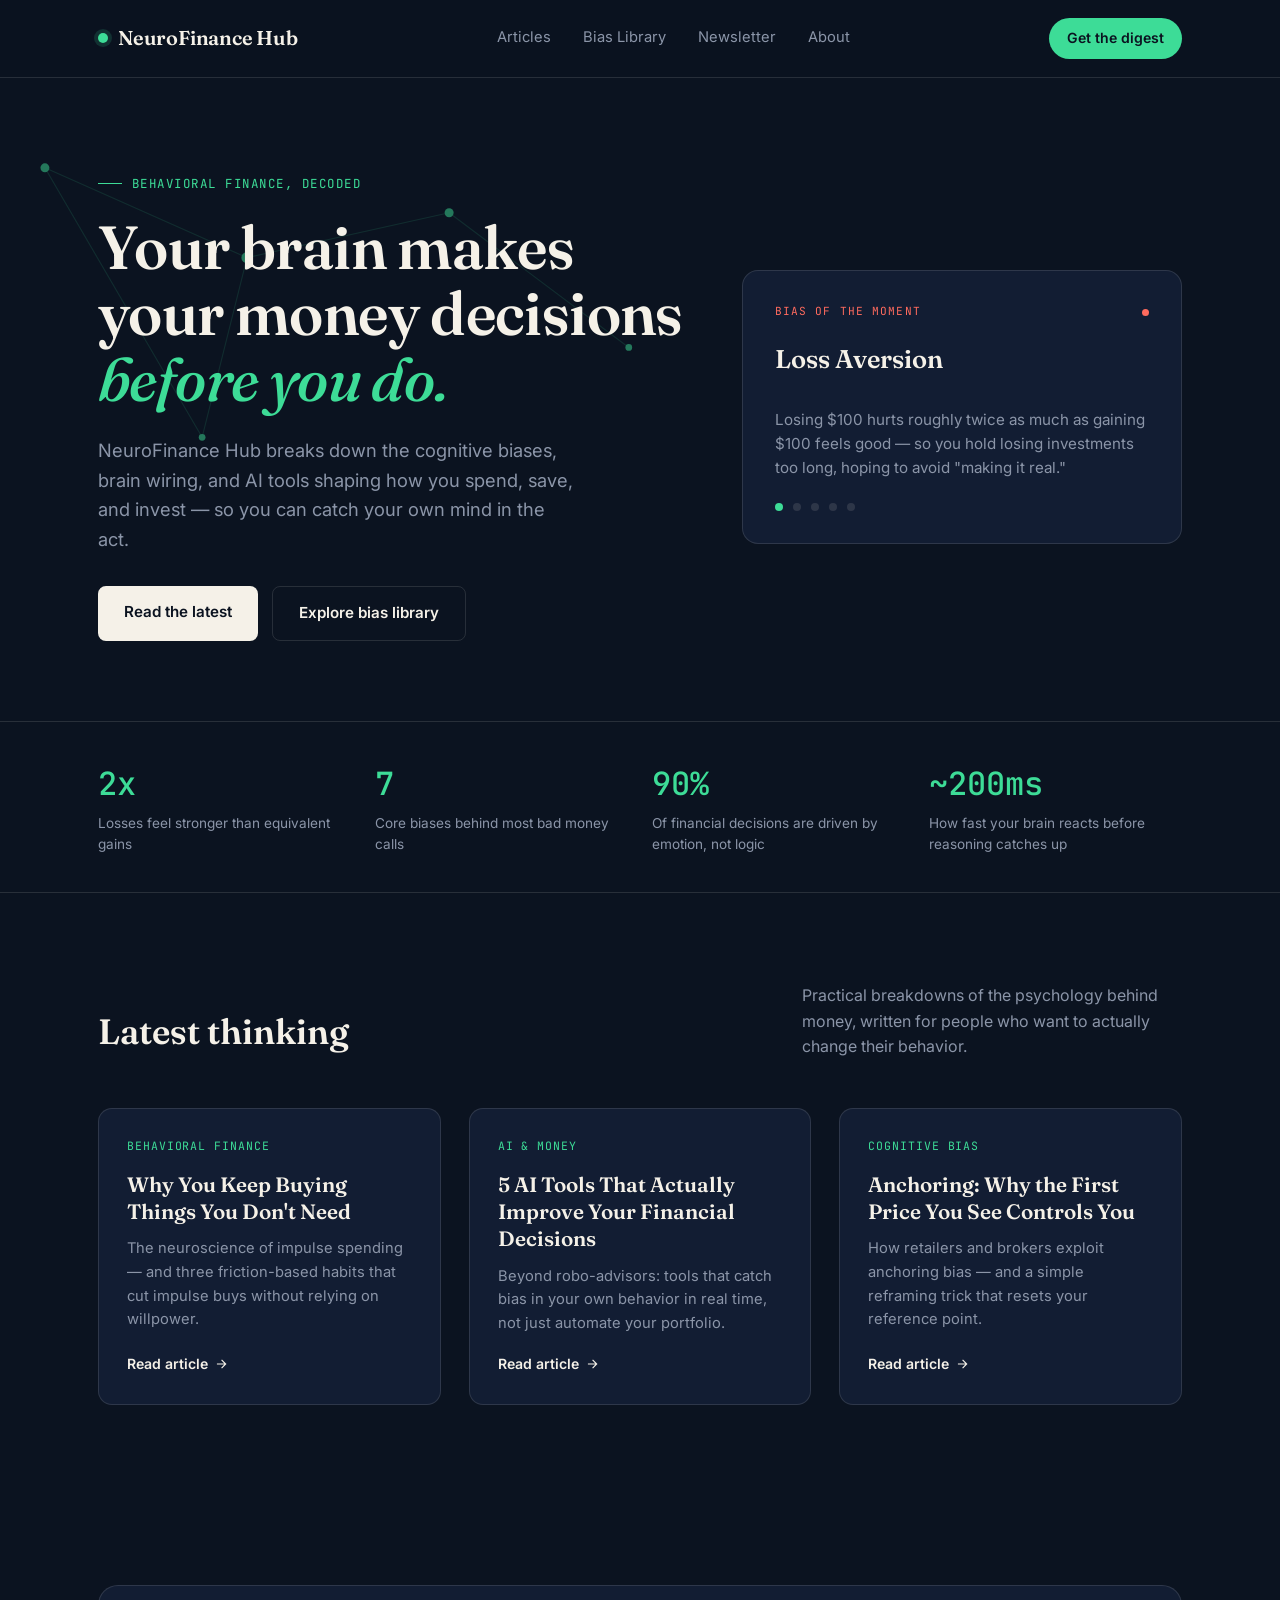
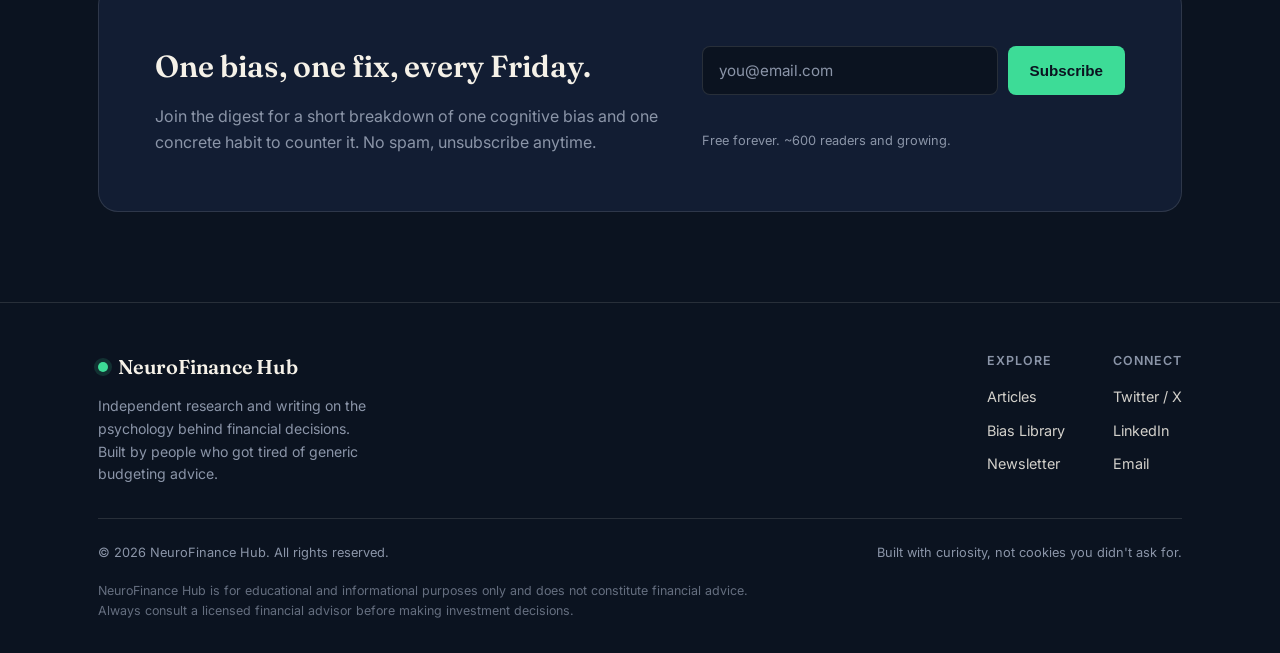
<file: index.html>
<!DOCTYPE html>
<html lang="en">
<head>
<meta charset="UTF-8">
<meta name="viewport" content="width=device-width, initial-scale=1.0">
<title>NeuroFinance Hub — The Psychology Behind Your Money Decisions</title>
<meta name="description" content="NeuroFinance Hub explores the cognitive biases, brain science, and behavioral patterns that drive your financial decisions — and how to outsmart them.">

<!-- Open Graph -->
<meta property="og:title" content="NeuroFinance Hub — The Psychology Behind Your Money Decisions">
<meta property="og:description" content="Understand the brain science behind spending, saving, and investing.">
<meta property="og:type" content="website">

<link rel="icon" href="data:image/svg+xml,<svg xmlns=%22http://www.w3.org/2000/svg%22 viewBox=%220 0 100 100%22><circle cx=%2250%22 cy=%2250%22 r=%2245%22 fill=%22%230B1320%22/><circle cx=%2250%22 cy=%2250%22 r=%2218%22 fill=%22%233DDC97%22/></svg>">

<link rel="preconnect" href="https://fonts.googleapis.com">
<link rel="preconnect" href="https://fonts.gstatic.com" crossorigin>
<link href="https://fonts.googleapis.com/css2?family=Fraunces:opsz,wght@9..144,400;9..144,500;9..144,600;9..144,700&family=Inter:wght@400;500;600&family=JetBrains+Mono:wght@400;500&display=swap" rel="stylesheet">

<style>
  :root{
    --ink:#0B1320;
    --ink-soft:#121d33;
    --paper:#F5F1E8;
    --signal:#3DDC97;
    --alert:#FF6B5E;
    --slate:#8B95A8;
    --line: rgba(245,241,232,0.12);
    --font-display:'Fraunces', serif;
    --font-body:'Inter', sans-serif;
    --font-mono:'JetBrains Mono', monospace;
  }

  *{ margin:0; padding:0; box-sizing:border-box; }
  html{ scroll-behavior:smooth; }

  body{
    background:var(--ink);
    color:var(--paper);
    font-family:var(--font-body);
    line-height:1.6;
    overflow-x:hidden;
  }

  a{ color:inherit; text-decoration:none; }

  .wrap{
    max-width:1140px;
    margin:0 auto;
    padding:0 28px;
  }

  /* ---------- NAV ---------- */
  header{
    position:sticky; top:0; z-index:50;
    background:rgba(11,19,32,0.85);
    backdrop-filter: blur(10px);
    border-bottom:1px solid var(--line);
  }
  nav{
    display:flex; align-items:center; justify-content:space-between;
    padding:18px 28px;
    max-width:1140px;
    margin:0 auto;
  }
  .logo{
    font-family:var(--font-display);
    font-weight:600;
    font-size:1.25rem;
    display:flex; align-items:center; gap:10px;
    letter-spacing:-0.01em;
  }
  .logo .dot{
    width:10px; height:10px; border-radius:50%;
    background:var(--signal);
    box-shadow:0 0 0 4px rgba(61,220,151,0.15);
  }
  .nav-links{ display:flex; gap:32px; font-size:0.92rem; color:var(--slate); }
  .nav-links a{ transition:color .2s; }
  .nav-links a:hover, .nav-links a:focus-visible{ color:var(--paper); }
  .nav-cta{
    background:var(--signal); color:var(--ink);
    padding:9px 18px; border-radius:999px;
    font-weight:600; font-size:0.88rem;
    transition:transform .2s, box-shadow .2s;
  }
  .nav-cta:hover{ transform:translateY(-1px); box-shadow:0 6px 18px rgba(61,220,151,0.3); }
  .menu-toggle{ display:none; background:none; border:none; color:var(--paper); font-size:1.5rem; cursor:pointer; }

  /* ---------- HERO ---------- */
  .hero{
    position:relative;
    padding:96px 0 80px;
    overflow:hidden;
  }
  .synapse-bg{
    position:absolute; inset:0;
    opacity:0.5;
    pointer-events:none;
  }
  .hero-grid{
    display:grid;
    grid-template-columns:1.15fr 0.85fr;
    gap:48px;
    align-items:center;
    position:relative;
    z-index:2;
  }
  .eyebrow{
    font-family:var(--font-mono);
    font-size:0.78rem;
    color:var(--signal);
    text-transform:uppercase;
    letter-spacing:0.12em;
    display:flex; align-items:center; gap:10px;
    margin-bottom:22px;
  }
  .eyebrow::before{
    content:''; width:24px; height:1px; background:var(--signal);
  }
  h1{
    font-family:var(--font-display);
    font-size:clamp(2.4rem, 5vw, 3.8rem);
    font-weight:600;
    line-height:1.08;
    letter-spacing:-0.01em;
    margin-bottom:24px;
  }
  h1 .accent{ color:var(--signal); font-style:italic; font-weight:500; }
  .hero p.lede{
    font-size:1.15rem;
    color:var(--slate);
    max-width:480px;
    margin-bottom:32px;
  }
  .hero-ctas{ display:flex; gap:14px; flex-wrap:wrap; }
  .btn-primary{
    background:var(--paper); color:var(--ink);
    padding:14px 26px; border-radius:8px;
    font-weight:600; font-size:0.95rem;
    transition:transform .2s, box-shadow .2s;
    display:inline-block;
  }
  .btn-primary:hover{ transform:translateY(-2px); box-shadow:0 10px 24px rgba(245,241,232,0.15); }
  .btn-ghost{
    border:1px solid var(--line); color:var(--paper);
    padding:14px 26px; border-radius:8px;
    font-weight:600; font-size:0.95rem;
    transition:border-color .2s, background .2s;
    display:inline-block;
  }
  .btn-ghost:hover{ border-color:var(--signal); background:rgba(61,220,151,0.06); }

  /* ---------- BIAS CARD (signature element) ---------- */
  .bias-card{
    background:var(--ink-soft);
    border:1px solid var(--line);
    border-radius:16px;
    padding:32px;
    position:relative;
    z-index:2;
  }
  .bias-card-label{
    font-family:var(--font-mono);
    font-size:0.7rem;
    color:var(--alert);
    text-transform:uppercase;
    letter-spacing:0.1em;
    display:flex; justify-content:space-between; align-items:center;
    margin-bottom:18px;
  }
  .pulse{
    width:7px; height:7px; border-radius:50%; background:var(--alert);
    box-shadow:0 0 0 0 rgba(255,107,94,0.5);
    animation:pulse 2s infinite;
  }
  @keyframes pulse{
    0%{ box-shadow:0 0 0 0 rgba(255,107,94,0.5); }
    70%{ box-shadow:0 0 0 8px rgba(255,107,94,0); }
    100%{ box-shadow:0 0 0 0 rgba(255,107,94,0); }
  }
  .bias-name{
    font-family:var(--font-display);
    font-size:1.6rem;
    font-weight:600;
    margin-bottom:12px;
    min-height:2.2em;
  }
  .bias-desc{
    color:var(--slate);
    font-size:0.95rem;
    min-height:4.6em;
  }
  .bias-nav{
    display:flex; gap:10px; margin-top:22px;
  }
  .bias-dot{
    width:8px; height:8px; border-radius:50%;
    background:var(--line); border:none; cursor:pointer;
    transition:background .2s;
  }
  .bias-dot.active{ background:var(--signal); }

  /* ---------- STATS STRIP ---------- */
  .stats{
    border-top:1px solid var(--line);
    border-bottom:1px solid var(--line);
    padding:36px 0;
  }
  .stats-row{
    display:flex; justify-content:space-between; flex-wrap:wrap; gap:24px;
  }
  .stat{ flex:1; min-width:150px; }
  .stat-num{
    font-family:var(--font-mono);
    font-size:2rem; font-weight:500;
    color:var(--signal);
  }
  .stat-label{ color:var(--slate); font-size:0.85rem; margin-top:4px; }

  /* ---------- ARTICLES ---------- */
  section{ padding:90px 0; }
  .section-head{
    display:flex; justify-content:space-between; align-items:flex-end;
    margin-bottom:48px; flex-wrap:wrap; gap:16px;
  }
  .section-head h2{
    font-family:var(--font-display);
    font-size:2.2rem; font-weight:600;
  }
  .section-head p{ color:var(--slate); max-width:380px; }

  .article-grid{
    display:grid;
    grid-template-columns:repeat(3, 1fr);
    gap:28px;
  }
  .card{
    background:var(--ink-soft);
    border:1px solid var(--line);
    border-radius:14px;
    padding:28px;
    display:flex; flex-direction:column;
    transition:transform .25s, border-color .25s;
  }
  .card:hover{ transform:translateY(-4px); border-color:rgba(61,220,151,0.4); }
  .card-tag{
    font-family:var(--font-mono);
    font-size:0.72rem;
    color:var(--signal);
    text-transform:uppercase;
    letter-spacing:0.08em;
    margin-bottom:16px;
  }
  .card h3{
    font-family:var(--font-display);
    font-size:1.3rem; font-weight:600;
    margin-bottom:12px;
    line-height:1.3;
  }
  .card p{ color:var(--slate); font-size:0.92rem; flex-grow:1; margin-bottom:18px; }
  .card-link{
    font-size:0.88rem; font-weight:600; color:var(--paper);
    display:flex; align-items:center; gap:6px;
  }
  .card-link svg{ transition:transform .2s; }
  .card:hover .card-link svg{ transform:translateX(3px); }

  /* ---------- NEWSLETTER ---------- */
  .newsletter{
    background:var(--ink-soft);
    border:1px solid var(--line);
    border-radius:20px;
    padding:56px;
    display:grid;
    grid-template-columns:1.2fr 1fr;
    gap:40px;
    align-items:center;
  }
  .newsletter h2{
    font-family:var(--font-display);
    font-size:1.9rem; font-weight:600;
    margin-bottom:14px;
  }
  .newsletter p{ color:var(--slate); }
  .newsletter form{ display:flex; gap:10px; flex-wrap:wrap; }
  .newsletter input{
    flex:1; min-width:180px;
    background:var(--ink); border:1px solid var(--line);
    border-radius:8px; padding:14px 16px;
    color:var(--paper); font-family:var(--font-body); font-size:0.95rem;
  }
  .newsletter input::placeholder{ color:var(--slate); }
  .newsletter input:focus-visible{ outline:2px solid var(--signal); outline-offset:2px; }
  .newsletter button{
    background:var(--signal); color:var(--ink);
    border:none; border-radius:8px;
    padding:14px 22px; font-weight:600; font-size:0.95rem;
    cursor:pointer; transition:transform .2s;
  }
  .newsletter button:hover{ transform:translateY(-2px); }
  .newsletter-note{ font-size:0.8rem; color:var(--slate); margin-top:10px; }
  .form-status{ font-size:0.85rem; margin-top:10px; min-height:1.2em; }

  /* ---------- FOOTER ---------- */
  footer{
    border-top:1px solid var(--line);
    padding:48px 0 32px;
  }
  .footer-grid{
    display:flex; justify-content:space-between; flex-wrap:wrap; gap:32px;
    margin-bottom:32px;
  }
  .footer-brand .logo{ margin-bottom:12px; }
  .footer-brand p{ color:var(--slate); font-size:0.88rem; max-width:280px; }
  .footer-links{ display:flex; gap:48px; }
  .footer-col h4{
    font-size:0.78rem; text-transform:uppercase; letter-spacing:0.08em;
    color:var(--slate); margin-bottom:14px; font-weight:600;
  }
  .footer-col a{
    display:block; color:var(--paper); font-size:0.9rem;
    margin-bottom:10px; opacity:0.85; transition:opacity .2s;
  }
  .footer-col a:hover{ opacity:1; color:var(--signal); }
  .footer-bottom{
    display:flex; justify-content:space-between; align-items:center;
    padding-top:24px; border-top:1px solid var(--line);
    flex-wrap:wrap; gap:12px;
  }
  .footer-bottom p{ font-size:0.8rem; color:var(--slate); }
  .disclaimer{
    font-size:0.78rem; color:var(--slate); max-width:680px; margin-top:18px; opacity:0.7;
  }

  /* ---------- RESPONSIVE ---------- */
  @media (max-width: 860px){
    .nav-links{ display:none; }
    .hero-grid{ grid-template-columns:1fr; }
    .article-grid{ grid-template-columns:1fr; }
    .newsletter{ grid-template-columns:1fr; padding:36px; }
    .stats-row{ justify-content:flex-start; }
    .footer-grid{ flex-direction:column; }
    .footer-links{ gap:32px; }
  }

  @media (prefers-reduced-motion: reduce){
    *{ animation:none !important; transition:none !important; }
  }
</style>
</head>
<body>

<header>
  <nav>
    <div class="logo"><span class="dot"></span>NeuroFinance Hub</div>
    <div class="nav-links">
      <a href="#articles">Articles</a>
      <a href="#biases">Bias Library</a>
      <a href="#newsletter">Newsletter</a>
      <a href="#about">About</a>
    </div>
    <a href="#newsletter" class="nav-cta">Get the digest</a>
  </nav>
</header>

<main>
  <!-- HERO -->
  <section class="hero">
    <svg class="synapse-bg" viewBox="0 0 1140 500" xmlns="http://www.w3.org/2000/svg" aria-hidden="true">
      <g stroke="#3DDC97" stroke-width="1" opacity="0.25">
        <line x1="40" y1="80" x2="220" y2="160"/>
        <line x1="220" y1="160" x2="180" y2="320"/>
        <line x1="220" y1="160" x2="400" y2="120"/>
        <line x1="400" y1="120" x2="560" y2="240"/>
        <line x1="40" y1="80" x2="180" y2="320"/>
      </g>
      <g fill="#3DDC97">
        <circle cx="40" cy="80" r="4"/>
        <circle cx="220" cy="160" r="5"/>
        <circle cx="180" cy="320" r="3"/>
        <circle cx="400" cy="120" r="4"/>
        <circle cx="560" cy="240" r="3"/>
      </g>
    </svg>

    <div class="wrap hero-grid">
      <div>
        <div class="eyebrow">Behavioral finance, decoded</div>
        <h1>Your brain makes<br>your money decisions<br><span class="accent">before you do.</span></h1>
        <p class="lede">NeuroFinance Hub breaks down the cognitive biases, brain wiring, and AI tools shaping how you spend, save, and invest — so you can catch your own mind in the act.</p>
        <div class="hero-ctas">
          <a href="#articles" class="btn-primary">Read the latest</a>
          <a href="#biases" class="btn-ghost">Explore bias library</a>
        </div>
      </div>

      <div class="bias-card" id="biasCard">
        <div class="bias-card-label"><span>Bias of the moment</span><span class="pulse"></span></div>
        <div class="bias-name" id="biasName">Loss Aversion</div>
        <p class="bias-desc" id="biasDesc">Losing $100 hurts roughly twice as much as gaining $100 feels good — so you hold losing investments too long, hoping to avoid "making it real."</p>
        <div class="bias-nav" id="biasNav"></div>
      </div>
    </div>
  </section>

  <!-- STATS -->
  <section class="stats">
    <div class="wrap stats-row">
      <div class="stat"><div class="stat-num">2x</div><div class="stat-label">Losses feel stronger than equivalent gains</div></div>
      <div class="stat"><div class="stat-num">7</div><div class="stat-label">Core biases behind most bad money calls</div></div>
      <div class="stat"><div class="stat-num">90%</div><div class="stat-label">Of financial decisions are driven by emotion, not logic</div></div>
      <div class="stat"><div class="stat-num">~200ms</div><div class="stat-label">How fast your brain reacts before reasoning catches up</div></div>
    </div>
  </section>

  <!-- ARTICLES -->
  <section id="articles">
    <div class="wrap">
      <div class="section-head">
        <h2>Latest thinking</h2>
        <p>Practical breakdowns of the psychology behind money, written for people who want to actually change their behavior.</p>
      </div>
      <div class="article-grid">

        <article class="card">
          <div class="card-tag">Behavioral Finance</div>
          <h3>Why You Keep Buying Things You Don't Need</h3>
          <p>The neuroscience of impulse spending — and three friction-based habits that cut impulse buys without relying on willpower.</p>
          <a href="#" class="card-link">Read article <svg width="14" height="14" viewBox="0 0 24 24" fill="none" stroke="currentColor" stroke-width="2"><path d="M5 12h14M13 5l7 7-7 7"/></svg></a>
        </article>

        <article class="card">
          <div class="card-tag">AI &amp; Money</div>
          <h3>5 AI Tools That Actually Improve Your Financial Decisions</h3>
          <p>Beyond robo-advisors: tools that catch bias in your own behavior in real time, not just automate your portfolio.</p>
          <a href="#" class="card-link">Read article <svg width="14" height="14" viewBox="0 0 24 24" fill="none" stroke="currentColor" stroke-width="2"><path d="M5 12h14M13 5l7 7-7 7"/></svg></a>
        </article>

        <article class="card">
          <div class="card-tag">Cognitive Bias</div>
          <h3>Anchoring: Why the First Price You See Controls You</h3>
          <p>How retailers and brokers exploit anchoring bias — and a simple reframing trick that resets your reference point.</p>
          <a href="#" class="card-link">Read article <svg width="14" height="14" viewBox="0 0 24 24" fill="none" stroke="currentColor" stroke-width="2"><path d="M5 12h14M13 5l7 7-7 7"/></svg></a>
        </article>

      </div>
    </div>
  </section>

  <!-- NEWSLETTER -->
  <section id="newsletter">
    <div class="wrap">
      <div class="newsletter">
        <div>
          <h2>One bias, one fix, every Friday.</h2>
          <p>Join the digest for a short breakdown of one cognitive bias and one concrete habit to counter it. No spam, unsubscribe anytime.</p>
        </div>
        <div>
          <form id="newsletterForm">
            <input type="email" id="emailInput" placeholder="you@email.com" required aria-label="Email address">
            <button type="submit">Subscribe</button>
          </form>
          <div class="form-status" id="formStatus"></div>
          <p class="newsletter-note">Free forever. ~600 readers and growing.</p>
        </div>
      </div>
    </div>
  </section>
</main>

<footer id="about">
  <div class="wrap">
    <div class="footer-grid">
      <div class="footer-brand">
        <div class="logo"><span class="dot"></span>NeuroFinance Hub</div>
        <p>Independent research and writing on the psychology behind financial decisions. Built by people who got tired of generic budgeting advice.</p>
      </div>
      <div class="footer-links">
        <div class="footer-col">
          <h4>Explore</h4>
          <a href="#articles">Articles</a>
          <a href="#biases">Bias Library</a>
          <a href="#newsletter">Newsletter</a>
        </div>
        <div class="footer-col">
          <h4>Connect</h4>
          <a href="#">Twitter / X</a>
          <a href="#">LinkedIn</a>
          <a href="mailto:hello@neurofinancehub.com">Email</a>
        </div>
      </div>
    </div>
    <div class="footer-bottom">
      <p>© 2026 NeuroFinance Hub. All rights reserved.</p>
      <p>Built with curiosity, not cookies you didn't ask for.</p>
    </div>
    <p class="disclaimer">NeuroFinance Hub is for educational and informational purposes only and does not constitute financial advice. Always consult a licensed financial advisor before making investment decisions.</p>
  </div>
</footer>

<script>
  // ---- Bias of the Moment rotator ----
  const biases = [
    {
      name: "Loss Aversion",
      desc: "Losing $100 hurts roughly twice as much as gaining $100 feels good — so you hold losing investments too long, hoping to avoid \"making it real.\""
    },
    {
      name: "Anchoring",
      desc: "The first number you see — a price tag, a salary offer — becomes a mental reference point that skews every judgment you make after it."
    },
    {
      name: "Mental Accounting",
      desc: "You treat a tax refund differently than your salary, even though both are equally your money. The brain sorts dollars into buckets that don't actually exist."
    },
    {
      name: "Present Bias",
      desc: "Your brain values a reward today far more than the same reward next month — which is exactly why saving for retirement feels so unnatural."
    },
    {
      name: "Herd Behavior",
      desc: "When everyone else is buying, your brain reads that as safety in numbers — even when the crowd is wrong, like during a market bubble."
    }
  ];

  let current = 0;
  const nameEl = document.getElementById('biasName');
  const descEl = document.getElementById('biasDesc');
  const navEl = document.getElementById('biasNav');

  function renderBias(i){
    current = i;
    nameEl.style.opacity = 0;
    descEl.style.opacity = 0;
    setTimeout(() => {
      nameEl.textContent = biases[i].name;
      descEl.textContent = biases[i].desc;
      nameEl.style.opacity = 1;
      descEl.style.opacity = 1;
    }, 150);
    document.querySelectorAll('.bias-dot').forEach((d, idx) => {
      d.classList.toggle('active', idx === i);
    });
  }

  biases.forEach((b, i) => {
    const dot = document.createElement('button');
    dot.className = 'bias-dot' + (i === 0 ? ' active' : '');
    dot.setAttribute('aria-label', 'Show bias: ' + b.name);
    dot.addEventListener('click', () => renderBias(i));
    navEl.appendChild(dot);
  });

  nameEl.style.transition = 'opacity .15s';
  descEl.style.transition = 'opacity .15s';

  let autoRotate = setInterval(() => {
    renderBias((current + 1) % biases.length);
  }, 6000);

  document.getElementById('biasCard').addEventListener('mouseenter', () => clearInterval(autoRotate));

  // ---- Newsletter form (placeholder — wire to real provider) ----
  const form = document.getElementById('newsletterForm');
  const status = document.getElementById('formStatus');

  form.addEventListener('submit', function(e){
    e.preventDefault();
    const email = document.getElementById('emailInput').value;
    // TODO: Replace with real API call to Mailchimp / ConvertKit / Beehiiv
    status.textContent = "Thanks — check " + email + " to confirm your subscription.";
    status.style.color = "#3DDC97";
    form.reset();
  });
</script>

</body>
</html>
</file>
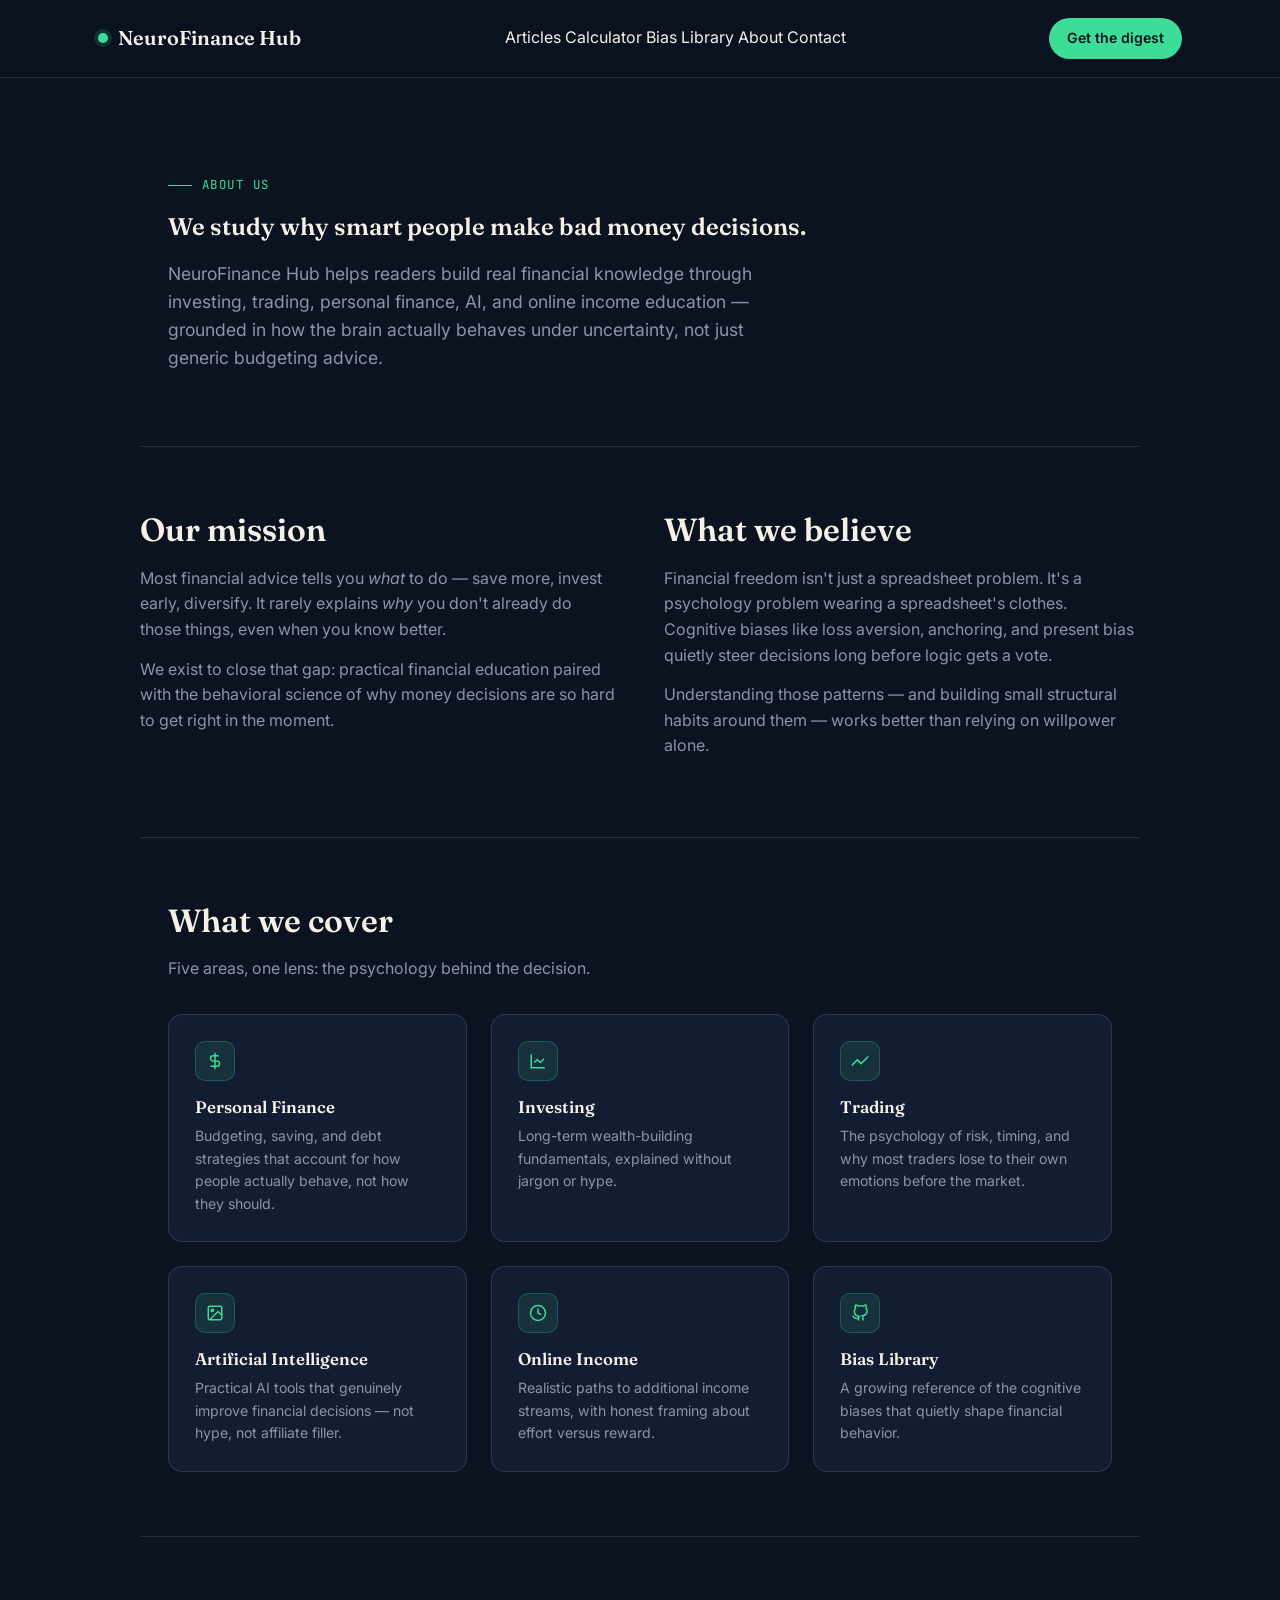
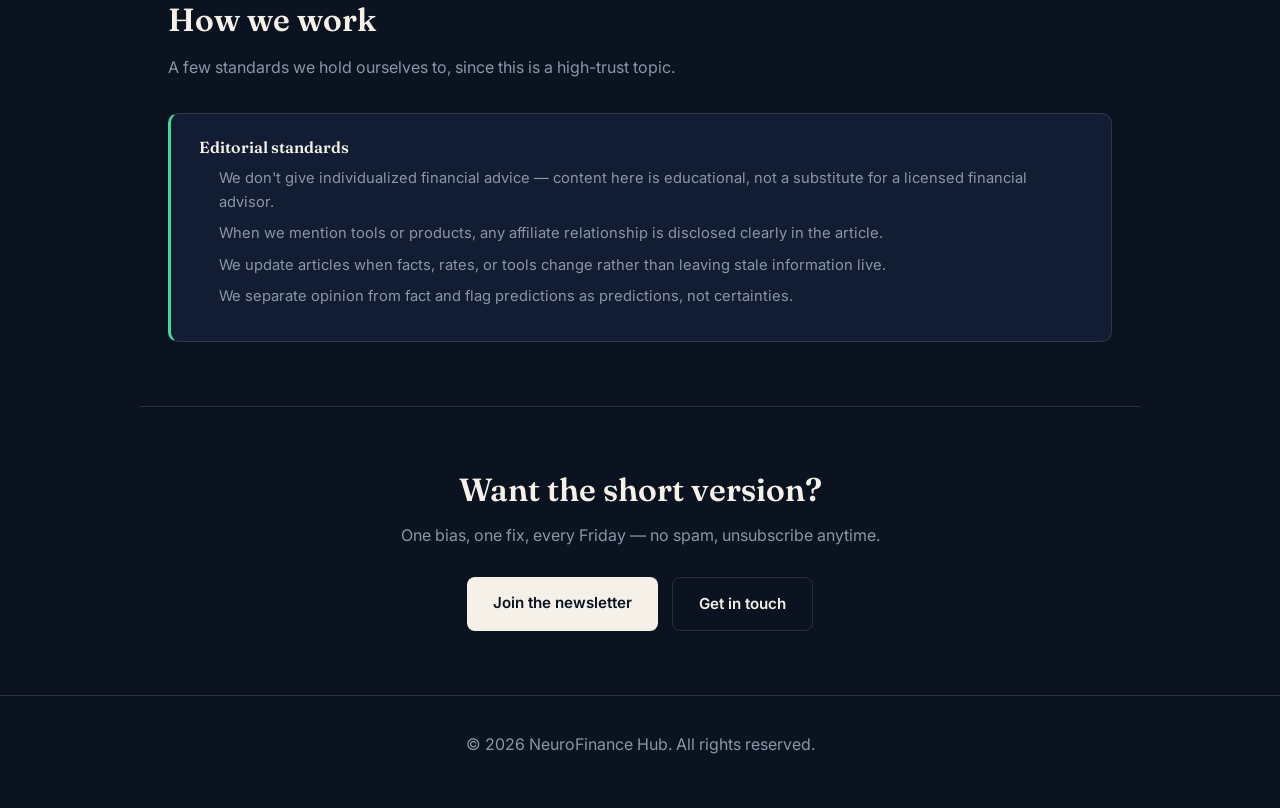
<file: about.html>
<!DOCTYPE html>
<html lang="en">
<head>
<meta charset="UTF-8">
<meta name="viewport" content="width=device-width, initial-scale=1.0">
<title>About — NeuroFinance Hub</title>
<meta name="description" content="NeuroFinance Hub helps readers build financial knowledge through investing, trading, personal finance, AI, and online income education.">
<link rel="preconnect" href="https://fonts.googleapis.com">
<link rel="preconnect" href="https://fonts.gstatic.com" crossorigin>
<link rel="stylesheet" href="style.css">
<style>
  /* Page-specific styles only — everything else inherited from style.css */
  main{ padding:0; }

  .about-hero{
    padding:90px 0 60px;
    border-bottom:1px solid var(--line);
  }
  .about-hero .lede{
    color:var(--slate); font-size:1.1rem; max-width:600px; margin-top:18px;
  }

  .mission-row{
    display:grid; grid-template-columns:1fr 1fr; gap:48px;
    padding:64px 0; border-bottom:1px solid var(--line);
  }
  .mission-row h2{ margin-bottom:16px; }
  .mission-row p{ font-size:1rem; }

  .pillars{
    padding:64px 0; border-bottom:1px solid var(--line);
  }
  .pillar-grid{
    display:grid; grid-template-columns:repeat(3, 1fr); gap:24px; margin-top:32px;
  }
  .pillar-card{
    background:var(--ink-soft); border:1px solid var(--line); border-radius:14px;
    padding:26px;
  }
  .pillar-card .icon{
    width:40px; height:40px; border-radius:10px;
    background:rgba(61,220,151,0.1); border:1px solid rgba(61,220,151,0.25);
    display:flex; align-items:center; justify-content:center;
    color:var(--signal); margin-bottom:16px;
  }
  .pillar-card h3{ font-size:1.05rem; margin-bottom:8px; }
  .pillar-card p{ font-size:0.88rem; margin-bottom:0; }

  .trust-section{
    padding:64px 0; border-bottom:1px solid var(--line);
  }
  .trust-grid{
    display:grid; grid-template-columns:repeat(3, 1fr); gap:24px; margin-top:32px;
  }
  .trust-card{
    text-align:center; padding:28px 20px;
  }
  .trust-card .num{
    font-family:var(--font-mono); font-size:2rem; color:var(--signal); font-weight:500;
  }
  .trust-card .label{ color:var(--slate); font-size:0.88rem; margin-top:6px; }

  .standards-box{
    background:var(--ink-soft); border:1px solid var(--line); border-left:3px solid var(--signal);
    border-radius:10px; padding:24px 28px; margin-top:32px;
  }
  .standards-box h3{ font-size:1rem; margin-bottom:10px; }
  .standards-box ul{ color:var(--slate); font-size:0.92rem; padding-left:20px; }
  .standards-box li{ margin-bottom:8px; }

  .cta-band{
    padding:64px 0; text-align:center;
  }
  .cta-band h2{ margin-bottom:14px; }
  .cta-band p{ max-width:480px; margin:0 auto 28px; }
  .cta-buttons{ display:flex; gap:14px; justify-content:center; flex-wrap:wrap; }

  @media (max-width: 860px){
    .mission-row, .pillar-grid, .trust-grid{ grid-template-columns:1fr; }
  }
</style>
</head>
<body>

<header>
  <nav>
    <a href="index.html" class="logo"><span class="dot"></span>NeuroFinance Hub</a>
    <div class="nav-links">
      <a href="index.html#articles">Articles</a>
      <a href="calculator.html">Calculator</a>
      <a href="index.html#biases">Bias Library</a>
      <a href="about.html">About</a>
      <a href="contact.html">Contact</a>
    </div>
    <a href="index.html#newsletter" class="nav-cta">Get the digest</a>
  </nav>
</header>

<main>

  <section class="about-hero">
    <div class="wrap">
      <div class="eyebrow">About us</div>
      <h1>We study why smart people make bad money decisions.</h1>
      <p class="lede">NeuroFinance Hub helps readers build real financial knowledge through investing, trading, personal finance, AI, and online income education — grounded in how the brain actually behaves under uncertainty, not just generic budgeting advice.</p>
    </div>
  </section>

  <section class="mission-row">
    <div class="wrap" style="display:contents;">
      <div>
        <h2>Our mission</h2>
        <p>Most financial advice tells you <em>what</em> to do — save more, invest early, diversify. It rarely explains <em>why</em> you don't already do those things, even when you know better.</p>
        <p>We exist to close that gap: practical financial education paired with the behavioral science of why money decisions are so hard to get right in the moment.</p>
      </div>
      <div>
        <h2>What we believe</h2>
        <p>Financial freedom isn't just a spreadsheet problem. It's a psychology problem wearing a spreadsheet's clothes. Cognitive biases like loss aversion, anchoring, and present bias quietly steer decisions long before logic gets a vote.</p>
        <p>Understanding those patterns — and building small structural habits around them — works better than relying on willpower alone.</p>
      </div>
    </div>
  </section>

  <section class="pillars">
    <div class="wrap">
      <h2>What we cover</h2>
      <p>Five areas, one lens: the psychology behind the decision.</p>
      <div class="pillar-grid">

        <div class="pillar-card">
          <div class="icon"><svg width="18" height="18" viewBox="0 0 24 24" fill="none" stroke="currentColor" stroke-width="2"><path d="M12 1v22M17 5H9.5a3.5 3.5 0 000 7h5a3.5 3.5 0 010 7H6"/></svg></div>
          <h3>Personal Finance</h3>
          <p>Budgeting, saving, and debt strategies that account for how people actually behave, not how they should.</p>
        </div>

        <div class="pillar-card">
          <div class="icon"><svg width="18" height="18" viewBox="0 0 24 24" fill="none" stroke="currentColor" stroke-width="2"><path d="M3 3v18h18M7 14l4-4 4 4 5-5"/></svg></div>
          <h3>Investing</h3>
          <p>Long-term wealth-building fundamentals, explained without jargon or hype.</p>
        </div>

        <div class="pillar-card">
          <div class="icon"><svg width="18" height="18" viewBox="0 0 24 24" fill="none" stroke="currentColor" stroke-width="2"><path d="M23 6l-9.5 9.5-5-5L1 18"/></svg></div>
          <h3>Trading</h3>
          <p>The psychology of risk, timing, and why most traders lose to their own emotions before the market.</p>
        </div>

        <div class="pillar-card">
          <div class="icon"><svg width="18" height="18" viewBox="0 0 24 24" fill="none" stroke="currentColor" stroke-width="2"><rect x="3" y="3" width="18" height="18" rx="2"/><circle cx="8.5" cy="8.5" r="1.5"/><path d="M21 15l-5-5L5 21"/></svg></div>
          <h3>Artificial Intelligence</h3>
          <p>Practical AI tools that genuinely improve financial decisions — not hype, not affiliate filler.</p>
        </div>

        <div class="pillar-card">
          <div class="icon"><svg width="18" height="18" viewBox="0 0 24 24" fill="none" stroke="currentColor" stroke-width="2"><circle cx="12" cy="12" r="10"/><path d="M12 6v6l4 2"/></svg></div>
          <h3>Online Income</h3>
          <p>Realistic paths to additional income streams, with honest framing about effort versus reward.</p>
        </div>

        <div class="pillar-card">
          <div class="icon"><svg width="18" height="18" viewBox="0 0 24 24" fill="none" stroke="currentColor" stroke-width="2"><path d="M9 19c-5 1.5-5-2.5-7-3m14 6v-3.87a3.37 3.37 0 00-.94-2.61c3.14-.35 6.44-1.54 6.44-7A5.44 5.44 0 0020 5.77 5.07 5.07 0 0019.91 1.5s-1.05-.3-3.41 1.36a13.38 13.38 0 00-7 0C7.16 1.2 6.1 1.5 6.1 1.5a5.07 5.07 0 00-.09 4.27 5.44 5.44 0 00-1.5 3.78c0 5.42 3.3 6.61 6.44 6.96A3.37 3.37 0 0010 19v3"/></svg></div>
          <h3>Bias Library</h3>
          <p>A growing reference of the cognitive biases that quietly shape financial behavior.</p>
        </div>

      </div>
    </div>
  </section>

  <section class="trust-section">
    <div class="wrap">
      <h2>How we work</h2>
      <p>A few standards we hold ourselves to, since this is a high-trust topic.</p>

      <div class="standards-box">
        <h3>Editorial standards</h3>
        <ul>
          <li>We don't give individualized financial advice — content here is educational, not a substitute for a licensed financial advisor.</li>
          <li>When we mention tools or products, any affiliate relationship is disclosed clearly in the article.</li>
          <li>We update articles when facts, rates, or tools change rather than leaving stale information live.</li>
          <li>We separate opinion from fact and flag predictions as predictions, not certainties.</li>
        </ul>
      </div>
    </div>
  </section>

  <section class="cta-band">
    <div class="wrap">
      <h2>Want the short version?</h2>
      <p>One bias, one fix, every Friday — no spam, unsubscribe anytime.</p>
      <div class="cta-buttons">
        <a href="index.html#newsletter" class="btn-primary">Join the newsletter</a>
        <a href="contact.html" class="btn-ghost">Get in touch</a>
      </div>
    </div>
  </section>

</main>

<footer>
  <div class="wrap">
    <p>© 2026 NeuroFinance Hub. All rights reserved.</p>
  </div>
</footer>

</body>
</html>
</file>
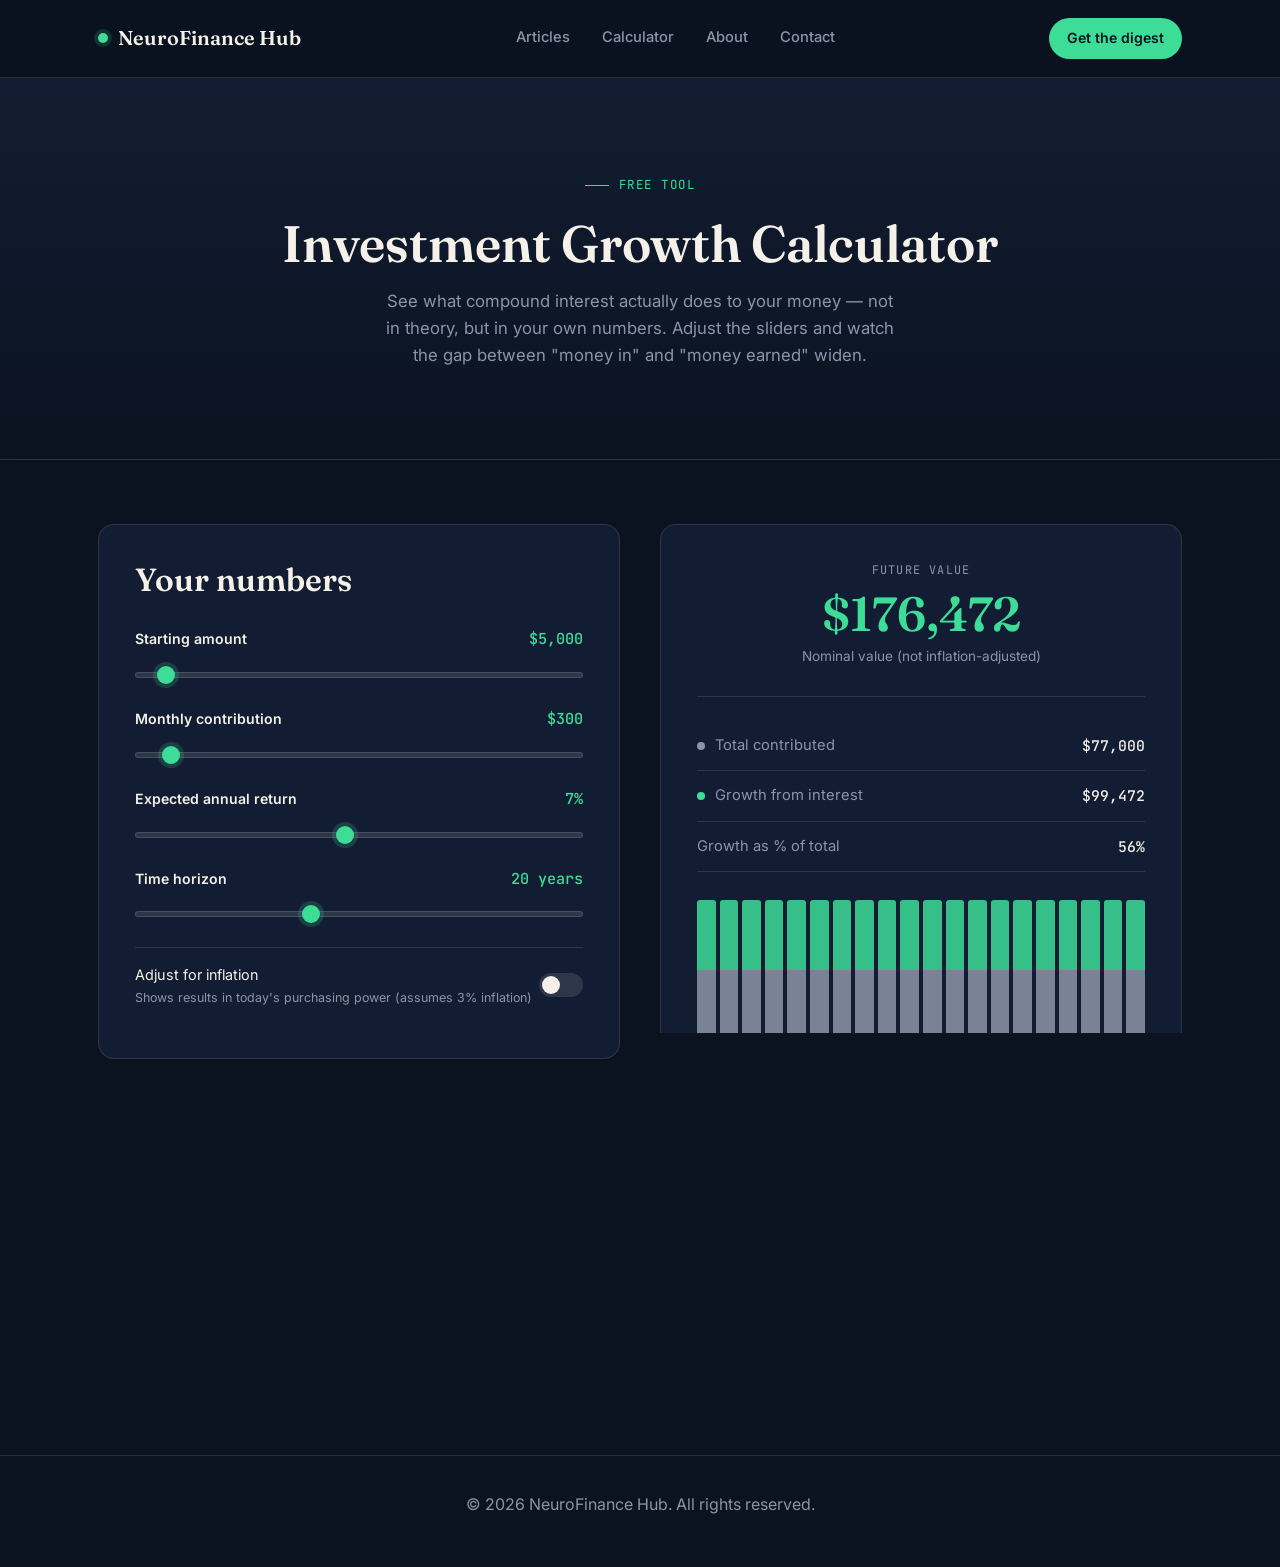
<file: calculator.html>
<!DOCTYPE html>
<html lang="en">
<head>
<meta charset="UTF-8">
<meta name="viewport" content="width=device-width, initial-scale=1.0">
<title>Investment Growth Calculator — NeuroFinance Hub</title>
<meta name="description" content="See how compound interest grows your money over time. Free investment growth calculator with monthly contributions, inflation adjustment, and visual breakdown.">
<link rel="preconnect" href="https://fonts.googleapis.com">
<link rel="preconnect" href="https://fonts.gstatic.com" crossorigin>
<link rel="stylesheet" href="style.css">
<style>
  /* Page-specific layout — relies on tokens defined in style.css */
  main{ padding:64px 0 100px; }

  .calc-grid{
    display:grid;
    grid-template-columns:1fr 1fr;
    gap:40px;
    align-items:start;
  }

  .calc-card{
    background:var(--ink-soft);
    border:1px solid var(--line);
    border-radius:16px;
    padding:36px;
  }

  .field{ margin-bottom:22px; }
  .field-label-row{
    display:flex; justify-content:space-between; align-items:baseline;
    margin-bottom:8px;
  }
  .field label{ font-size:0.88rem; font-weight:600; color:var(--paper); }
  .field-value{
    font-family:var(--font-mono); font-size:0.95rem; color:var(--signal); font-weight:500;
  }

  .field input[type="range"]{
    width:100%; height:6px; border-radius:99px;
    background:var(--line); appearance:none; -webkit-appearance:none;
    padding:0; cursor:pointer;
  }
  .field input[type="range"]::-webkit-slider-thumb{
    appearance:none; -webkit-appearance:none;
    width:18px; height:18px; border-radius:50%;
    background:var(--signal); cursor:pointer;
    box-shadow:0 0 0 4px rgba(61,220,151,0.18);
  }
  .field input[type="range"]::-moz-range-thumb{
    width:18px; height:18px; border-radius:50%;
    background:var(--signal); cursor:pointer; border:none;
    box-shadow:0 0 0 4px rgba(61,220,151,0.18);
  }

  .field-row-2{ display:grid; grid-template-columns:1fr 1fr; gap:16px; }

  .number-input-wrap{ position:relative; }
  .number-input-wrap input[type="number"]{
    padding-left:30px;
  }
  .number-input-wrap .prefix{
    position:absolute; left:14px; top:50%; transform:translateY(-50%);
    color:var(--slate); font-size:0.95rem; pointer-events:none;
  }

  .toggle-row{
    display:flex; align-items:center; justify-content:space-between;
    padding:14px 0; border-top:1px solid var(--line);
  }
  .toggle-row label{ font-size:0.9rem; color:var(--paper); }
  .toggle-row p{ font-size:0.78rem; color:var(--slate); margin:0; }

  .switch{
    position:relative; width:44px; height:24px; flex-shrink:0;
  }
  .switch input{ opacity:0; width:0; height:0; }
  .switch-track{
    position:absolute; inset:0; background:var(--line);
    border-radius:99px; cursor:pointer; transition:background .2s;
  }
  .switch-track::before{
    content:''; position:absolute; width:18px; height:18px; left:3px; top:3px;
    background:var(--paper); border-radius:50%; transition:transform .2s;
  }
  .switch input:checked + .switch-track{ background:var(--signal); }
  .switch input:checked + .switch-track::before{ transform:translateX(20px); background:var(--ink); }

  /* Results panel */
  .results-card{
    background:var(--ink-soft);
    border:1px solid var(--line);
    border-radius:16px;
    padding:36px;
    position:sticky;
    top:96px;
  }

  .result-hero{
    text-align:center; padding-bottom:28px; border-bottom:1px solid var(--line); margin-bottom:24px;
  }
  .result-hero .label{
    font-family:var(--font-mono); font-size:0.74rem; text-transform:uppercase;
    letter-spacing:0.1em; color:var(--slate); margin-bottom:10px;
  }
  .result-hero .amount{
    font-family:var(--font-display); font-size:clamp(2.2rem, 4vw, 3rem);
    font-weight:600; color:var(--signal); line-height:1;
  }
  .result-hero .sub{ font-size:0.85rem; color:var(--slate); margin-top:8px; }

  .breakdown-row{
    display:flex; justify-content:space-between; align-items:center;
    padding:13px 0; border-bottom:1px solid var(--line); font-size:0.92rem;
  }
  .breakdown-row:last-child{ border-bottom:none; }
  .breakdown-row .dot{ width:8px; height:8px; border-radius:50%; margin-right:10px; display:inline-block; }
  .breakdown-row .key{ display:flex; align-items:center; color:var(--slate); }
  .breakdown-row .val{ font-family:var(--font-mono); font-weight:500; color:var(--paper); }

  /* Bar chart */
  .chart-wrap{ margin-top:28px; }
  .chart-bars{
    display:flex; align-items:flex-end; gap:4px; height:140px; margin-bottom:10px;
  }
  .bar{
    flex:1; background:var(--signal); border-radius:3px 3px 0 0;
    position:relative; min-height:2px;
    opacity:0.85; transition:opacity .2s;
  }
  .bar:hover{ opacity:1; }
  .bar.contrib{ background:var(--slate); }
  .chart-legend{ display:flex; gap:20px; font-size:0.78rem; color:var(--slate); }
  .chart-legend span{ display:flex; align-items:center; gap:6px; }
  .legend-dot{ width:8px; height:8px; border-radius:50%; display:inline-block; }

  .insight-box{
    background:rgba(61,220,151,0.07);
    border:1px solid rgba(61,220,151,0.25);
    border-radius:10px; padding:16px 18px; margin-top:24px;
    font-size:0.88rem; color:var(--paper); line-height:1.55;
  }

  .disclaimer-note{
    font-size:0.78rem; color:var(--slate); margin-top:28px; opacity:0.75;
  }

  @media (max-width: 900px){
    .calc-grid{ grid-template-columns:1fr; }
    .results-card{ position:static; }
  }
</style>
</head>
<body>

<header>
  <nav>
    <a href="index.html" class="logo"><span class="dot"></span>NeuroFinance Hub</a>
    <ul>
      <li><a href="index.html#articles">Articles</a></li>
      <li><a href="calculator.html">Calculator</a></li>
      <li><a href="about.html">About</a></li>
      <li><a href="contact.html">Contact</a></li>
    </ul>
    <a href="index.html#newsletter" class="nav-cta">Get the digest</a>
  </nav>
</header>

<header class="page-hero">
  <div class="wrap">
    <div class="eyebrow" style="justify-content:center;">Free tool</div>
    <h1>Investment Growth Calculator</h1>
    <p>See what compound interest actually does to your money — not in theory, but in your own numbers. Adjust the sliders and watch the gap between "money in" and "money earned" widen.</p>
  </div>
</header>

<main>
  <div class="wrap calc-grid">

    <!-- INPUTS -->
    <div class="calc-card">
      <h2 style="margin-bottom:28px;">Your numbers</h2>

      <div class="field">
        <div class="field-label-row">
          <label for="initial">Starting amount</label>
          <span class="field-value" id="initialVal">$5,000</span>
        </div>
        <input type="range" id="initial" min="0" max="100000" step="500" value="5000">
      </div>

      <div class="field">
        <div class="field-label-row">
          <label for="monthly">Monthly contribution</label>
          <span class="field-value" id="monthlyVal">$300</span>
        </div>
        <input type="range" id="monthly" min="0" max="5000" step="50" value="300">
      </div>

      <div class="field">
        <div class="field-label-row">
          <label for="rate">Expected annual return</label>
          <span class="field-value" id="rateVal">7%</span>
        </div>
        <input type="range" id="rate" min="0" max="15" step="0.5" value="7">
      </div>

      <div class="field">
        <div class="field-label-row">
          <label for="years">Time horizon</label>
          <span class="field-value" id="yearsVal">20 years</span>
        </div>
        <input type="range" id="years" min="1" max="50" step="1" value="20">
      </div>

      <div class="toggle-row">
        <div>
          <label for="inflationToggle">Adjust for inflation</label>
          <p>Shows results in today's purchasing power (assumes 3% inflation)</p>
        </div>
        <div class="switch">
          <input type="checkbox" id="inflationToggle">
          <span class="switch-track" onclick="document.getElementById('inflationToggle').click()"></span>
        </div>
      </div>
    </div>

    <!-- RESULTS -->
    <div class="results-card">
      <div class="result-hero">
        <div class="label">Future value</div>
        <div class="amount" id="futureValue">$0</div>
        <div class="sub" id="inflationNote"></div>
      </div>

      <div class="breakdown-row">
        <span class="key"><span class="dot" style="background:var(--slate)"></span>Total contributed</span>
        <span class="val" id="totalContributed">$0</span>
      </div>
      <div class="breakdown-row">
        <span class="key"><span class="dot" style="background:var(--signal)"></span>Growth from interest</span>
        <span class="val" id="totalGrowth">$0</span>
      </div>
      <div class="breakdown-row">
        <span class="key">Growth as % of total</span>
        <span class="val" id="growthPercent">0%</span>
      </div>

      <div class="chart-wrap">
        <div class="chart-bars" id="chartBars"></div>
        <div class="chart-legend">
          <span><span class="legend-dot" style="background:var(--slate)"></span>Contributions</span>
          <span><span class="legend-dot" style="background:var(--signal)"></span>Interest earned</span>
        </div>
      </div>

      <div class="insight-box" id="insightBox"></div>

      <p class="disclaimer-note">This calculator assumes a constant annual return, which real markets never deliver — actual returns vary year to year. For educational purposes only, not financial advice.</p>
    </div>

  </div>
</main>

<footer>
  <div class="wrap">
    <p>© 2026 NeuroFinance Hub. All rights reserved.</p>
  </div>
</footer>

<script>
  const $ = id => document.getElementById(id);
  const fmt = n => '$' + Math.round(n).toLocaleString('en-US');

  const initial = $('initial'), monthly = $('monthly'), rate = $('rate'), years = $('years'), inflationToggle = $('inflationToggle');

  function calculate(){
    const P = parseFloat(initial.value);
    const PMT = parseFloat(monthly.value);
    const annualRate = parseFloat(rate.value) / 100;
    const yrs = parseInt(years.value);
    const monthlyRate = annualRate / 12;
    const months = yrs * 12;

    // Live labels
    $('initialVal').textContent = fmt(P);
    $('monthlyVal').textContent = fmt(PMT);
    $('rateVal').textContent = rate.value + '%';
    $('yearsVal').textContent = yrs + (yrs === 1 ? ' year' : ' years');

    // Year-by-year balances for chart
    let balance = P;
    let contributed = P;
    const yearlyData = [];

    for(let m = 1; m <= months; m++){
      balance = balance * (1 + monthlyRate) + PMT;
      contributed += PMT;
      if(m % 12 === 0){
        yearlyData.push({ year: m/12, balance, contributed });
      }
    }
    if(yearlyData.length === 0){
      yearlyData.push({ year: 0, balance: P, contributed: P });
    }

    let futureVal = balance;
    let totalContrib = contributed;
    let growth = futureVal - totalContrib;

    // Inflation adjustment
    if(inflationToggle.checked){
      const inflation = 0.03;
      const realFactor = Math.pow(1 + inflation, yrs);
      futureVal = futureVal / realFactor;
      growth = futureVal - totalContrib; // contributions not discounted, growth recalculated against real future value
      $('inflationNote').textContent = 'In today\u2019s dollars (3% inflation assumed)';
    } else {
      $('inflationNote').textContent = 'Nominal value (not inflation-adjusted)';
    }

    $('futureValue').textContent = fmt(futureVal);
    $('totalContributed').textContent = fmt(totalContrib);
    $('totalGrowth').textContent = fmt(growth);
    $('growthPercent').textContent = Math.round((growth / futureVal) * 100) + '%';

    // Chart
    const chartEl = $('chartBars');
    chartEl.innerHTML = '';
    const maxVal = Math.max(...yearlyData.map(d => d.balance));
    // Sample down if too many years for clean bars
    const step = Math.max(1, Math.ceil(yearlyData.length / 40));
    yearlyData.filter((d, i) => i % step === 0 || i === yearlyData.length - 1).forEach(d => {
      const contribHeight = (d.contributed / maxVal) * 140;
      const totalHeight = (d.balance / maxVal) * 140;
      const growthHeight = totalHeight - contribHeight;

      const barWrap = document.createElement('div');
      barWrap.style.display = 'flex';
      barWrap.style.flexDirection = 'column';
      barWrap.style.flex = '1';
      barWrap.style.height = '140px';
      barWrap.style.justifyContent = 'flex-end';
      barWrap.title = 'Year ' + d.year + ': ' + fmt(d.balance);

      const growthBar = document.createElement('div');
      growthBar.className = 'bar';
      growthBar.style.height = Math.max(growthHeight, 0) + 'px';

      const contribBar = document.createElement('div');
      contribBar.className = 'bar contrib';
      contribBar.style.height = Math.max(contribHeight, 1) + 'px';
      contribBar.style.borderRadius = '0';

      barWrap.appendChild(growthBar);
      barWrap.appendChild(contribBar);
      chartEl.appendChild(barWrap);
    });

    // Insight
    const multiplier = (futureVal / (totalContrib || 1)).toFixed(1);
    let insight = '';
    if(growth > totalContrib){
      insight = `Over ${yrs} years, interest earned more than you contributed yourself. Your money grew to <strong>${multiplier}×</strong> your total contributions — this is what compounding looks like once it has enough time to work.`;
    } else if (growth > 0){
      insight = `Interest added ${fmt(growth)} on top of your ${fmt(totalContrib)} in contributions — a ${Math.round((growth/totalContrib)*100)}% boost. Extending the time horizon is usually the single biggest lever for growing this further.`;
    } else {
      insight = `With these settings, growth is minimal. Try increasing the time horizon or expected return to see compounding accelerate.`;
    }
    $('insightBox').innerHTML = insight;
  }

  [initial, monthly, rate, years].forEach(el => el.addEventListener('input', calculate));
  inflationToggle.addEventListener('change', calculate);

  calculate();
</script>

</body>
</html>
</file>
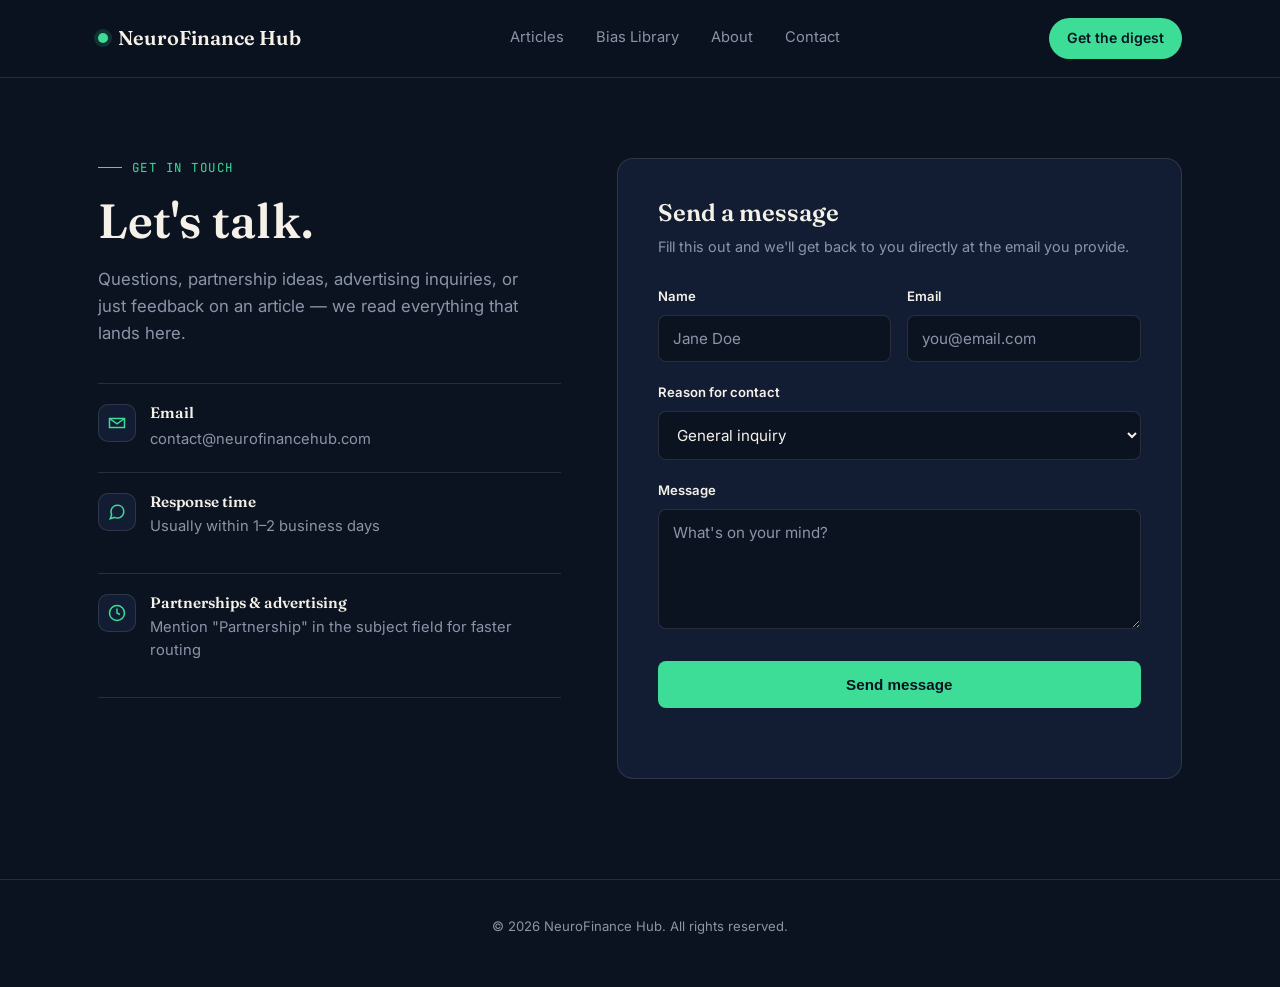
<file: contact.html>
<!DOCTYPE html>
<html lang="en">
<head>
<meta charset="UTF-8">
<meta name="viewport" content="width=device-width, initial-scale=1.0">
<title>Contact — NeuroFinance Hub</title>
<meta name="description" content="Get in touch with NeuroFinance Hub for partnerships, advertising, or general inquiries.">
<link rel="preconnect" href="https://fonts.googleapis.com">
<link rel="preconnect" href="https://fonts.gstatic.com" crossorigin>
<link href="https://fonts.googleapis.com/css2?family=Fraunces:opsz,wght@9..144,400;9..144,500;9..144,600;9..144,700&family=Inter:wght@400;500;600&family=JetBrains+Mono:wght@400;500&display=swap" rel="stylesheet">
<link rel="stylesheet" href="style.css">
<style>
  /* Page-specific styles (kept local so they don't have to live in the shared stylesheet) */
  :root{
    --ink:#0B1320;
    --ink-soft:#121d33;
    --paper:#F5F1E8;
    --signal:#3DDC97;
    --alert:#FF6B5E;
    --slate:#8B95A8;
    --line: rgba(245,241,232,0.12);
    --font-display:'Fraunces', serif;
    --font-body:'Inter', sans-serif;
    --font-mono:'JetBrains Mono', monospace;
  }

  *{ margin:0; padding:0; box-sizing:border-box; }
  body{
    background:var(--ink);
    color:var(--paper);
    font-family:var(--font-body);
    line-height:1.6;
  }
  a{ color:inherit; text-decoration:none; }
  .wrap{ max-width:1140px; margin:0 auto; padding:0 28px; }

  header{
    position:sticky; top:0; z-index:50;
    background:rgba(11,19,32,0.85);
    backdrop-filter: blur(10px);
    border-bottom:1px solid var(--line);
  }
  nav{
    display:flex; align-items:center; justify-content:space-between;
    padding:18px 28px; max-width:1140px; margin:0 auto;
  }
  .logo{
    font-family:var(--font-display); font-weight:600; font-size:1.25rem;
    display:flex; align-items:center; gap:10px;
  }
  .logo .dot{
    width:10px; height:10px; border-radius:50%; background:var(--signal);
    box-shadow:0 0 0 4px rgba(61,220,151,0.15);
  }
  .nav-links{ display:flex; gap:32px; font-size:0.92rem; color:var(--slate); }
  .nav-links a{ transition:color .2s; }
  .nav-links a:hover, .nav-links a:focus-visible{ color:var(--paper); }
  .nav-cta{
    background:var(--signal); color:var(--ink);
    padding:9px 18px; border-radius:999px; font-weight:600; font-size:0.88rem;
    transition:transform .2s, box-shadow .2s;
  }
  .nav-cta:hover{ transform:translateY(-1px); box-shadow:0 6px 18px rgba(61,220,151,0.3); }

  main{ padding:80px 0 100px; }
  .contact-grid{
    display:grid;
    grid-template-columns:0.9fr 1.1fr;
    gap:56px;
    align-items:start;
  }

  .eyebrow{
    font-family:var(--font-mono); font-size:0.78rem; color:var(--signal);
    text-transform:uppercase; letter-spacing:0.12em;
    display:flex; align-items:center; gap:10px; margin-bottom:18px;
  }
  .eyebrow::before{ content:''; width:24px; height:1px; background:var(--signal); }

  h1{
    font-family:var(--font-display); font-size:clamp(2.2rem, 4vw, 3rem);
    font-weight:600; line-height:1.1; margin-bottom:18px;
  }
  .lede{ color:var(--slate); font-size:1.05rem; max-width:420px; margin-bottom:36px; }

  .contact-method{
    display:flex; align-items:flex-start; gap:14px;
    padding:20px 0; border-top:1px solid var(--line);
  }
  .contact-method:last-child{ border-bottom:1px solid var(--line); }
  .contact-method .icon{
    width:38px; height:38px; border-radius:10px;
    background:var(--ink-soft); border:1px solid var(--line);
    display:flex; align-items:center; justify-content:center; flex-shrink:0;
    color:var(--signal);
  }
  .contact-method h3{ font-size:0.95rem; font-weight:600; margin-bottom:4px; }
  .contact-method a, .contact-method p{ color:var(--slate); font-size:0.92rem; }
  .contact-method a:hover{ color:var(--signal); }

  .form-card{
    background:var(--ink-soft);
    border:1px solid var(--line);
    border-radius:16px;
    padding:40px;
  }
  .form-card h2{
    font-family:var(--font-display); font-size:1.5rem; font-weight:600; margin-bottom:8px;
  }
  .form-card > p{ color:var(--slate); font-size:0.9rem; margin-bottom:28px; }

  .field{ margin-bottom:20px; }
  .field label{
    display:block; font-size:0.82rem; font-weight:600; margin-bottom:8px; color:var(--paper);
  }
  .field input, .field select, .field textarea{
    width:100%;
    background:var(--ink); border:1px solid var(--line); border-radius:8px;
    padding:13px 14px; color:var(--paper); font-family:var(--font-body); font-size:0.95rem;
  }
  .field input::placeholder, .field textarea::placeholder{ color:var(--slate); }
  .field input:focus-visible, .field select:focus-visible, .field textarea:focus-visible{
    outline:2px solid var(--signal); outline-offset:2px;
  }
  .field textarea{ resize:vertical; min-height:120px; }
  .field-row{ display:grid; grid-template-columns:1fr 1fr; gap:16px; }

  .submit-btn{
    width:100%; background:var(--signal); color:var(--ink);
    border:none; border-radius:8px; padding:15px; font-weight:600; font-size:0.95rem;
    cursor:pointer; transition:transform .2s; margin-top:4px;
  }
  .submit-btn:hover{ transform:translateY(-2px); }
  .form-status{ font-size:0.85rem; margin-top:14px; min-height:1.2em; }

  footer{ border-top:1px solid var(--line); padding:36px 0; text-align:center; }
  footer p{ color:var(--slate); font-size:0.82rem; }

  @media (max-width: 860px){
    .nav-links{ display:none; }
    .contact-grid{ grid-template-columns:1fr; }
    .field-row{ grid-template-columns:1fr; }
    .form-card{ padding:28px; }
  }
</style>
</head>
<body>

<header>
  <nav>
    <a href="index.html" class="logo"><span class="dot"></span>NeuroFinance Hub</a>
    <div class="nav-links">
      <a href="index.html#articles">Articles</a>
      <a href="index.html#biases">Bias Library</a>
      <a href="about.html">About</a>
      <a href="contact.html">Contact</a>
    </div>
    <a href="index.html#newsletter" class="nav-cta">Get the digest</a>
  </nav>
</header>

<main>
  <div class="wrap contact-grid">

    <div>
      <div class="eyebrow">Get in touch</div>
      <h1>Let's talk.</h1>
      <p class="lede">Questions, partnership ideas, advertising inquiries, or just feedback on an article — we read everything that lands here.</p>

      <div class="contact-method">
        <div class="icon">
          <svg width="18" height="18" viewBox="0 0 24 24" fill="none" stroke="currentColor" stroke-width="2"><path d="M4 4h16v16H4z" opacity="0"/><path d="M22 6l-10 7L2 6"/><path d="M2 6h20v12H2z"/></svg>
        </div>
        <div>
          <h3>Email</h3>
          <a href="mailto:contact@neurofinancehub.com">contact@neurofinancehub.com</a>
        </div>
      </div>

      <div class="contact-method">
        <div class="icon">
          <svg width="18" height="18" viewBox="0 0 24 24" fill="none" stroke="currentColor" stroke-width="2"><path d="M21 11.5a8.38 8.38 0 0 1-.9 3.8 8.5 8.5 0 0 1-7.6 4.7 8.38 8.38 0 0 1-3.8-.9L3 21l1.9-5.7a8.38 8.38 0 0 1-.9-3.8 8.5 8.5 0 0 1 4.7-7.6 8.38 8.38 0 0 1 3.8-.9h.5a8.48 8.48 0 0 1 8 8v.5z"/></svg>
        </div>
        <div>
          <h3>Response time</h3>
          <p>Usually within 1–2 business days</p>
        </div>
      </div>

      <div class="contact-method">
        <div class="icon">
          <svg width="18" height="18" viewBox="0 0 24 24" fill="none" stroke="currentColor" stroke-width="2"><circle cx="12" cy="12" r="10"/><path d="M12 6v6l4 2"/></svg>
        </div>
        <div>
          <h3>Partnerships &amp; advertising</h3>
          <p>Mention "Partnership" in the subject field for faster routing</p>
        </div>
      </div>
    </div>

    <div class="form-card">
      <h2>Send a message</h2>
      <p>Fill this out and we'll get back to you directly at the email you provide.</p>

      <form id="contactForm">
        <div class="field-row">
          <div class="field">
            <label for="name">Name</label>
            <input type="text" id="name" name="name" placeholder="Jane Doe" required>
          </div>
          <div class="field">
            <label for="email">Email</label>
            <input type="email" id="email" name="email" placeholder="you@email.com" required>
          </div>
        </div>

        <div class="field">
          <label for="reason">Reason for contact</label>
          <select id="reason" name="reason">
            <option value="general">General inquiry</option>
            <option value="partnership">Partnership / advertising</option>
            <option value="feedback">Article feedback</option>
            <option value="other">Other</option>
          </select>
        </div>

        <div class="field">
          <label for="message">Message</label>
          <textarea id="message" name="message" placeholder="What's on your mind?" required></textarea>
        </div>

        <button type="submit" class="submit-btn">Send message</button>
        <div class="form-status" id="formStatus"></div>
      </form>
    </div>

  </div>
</main>

<footer>
  <div class="wrap">
    <p>© 2026 NeuroFinance Hub. All rights reserved.</p>
  </div>
</footer>

<script>
  // Placeholder submit handler — wire this to Formspree, Netlify Forms, or your own backend.
  // Example with Formspree: change the form's action to your endpoint and remove preventDefault.
  const form = document.getElementById('contactForm');
  const status = document.getElementById('formStatus');

  form.addEventListener('submit', function(e){
    e.preventDefault();
    const name = document.getElementById('name').value;
    status.textContent = "Thanks, " + name + " — we'll reply soon.";
    status.style.color = "#3DDC97";
    form.reset();
  });
</script>

</body>
</html>
</file>
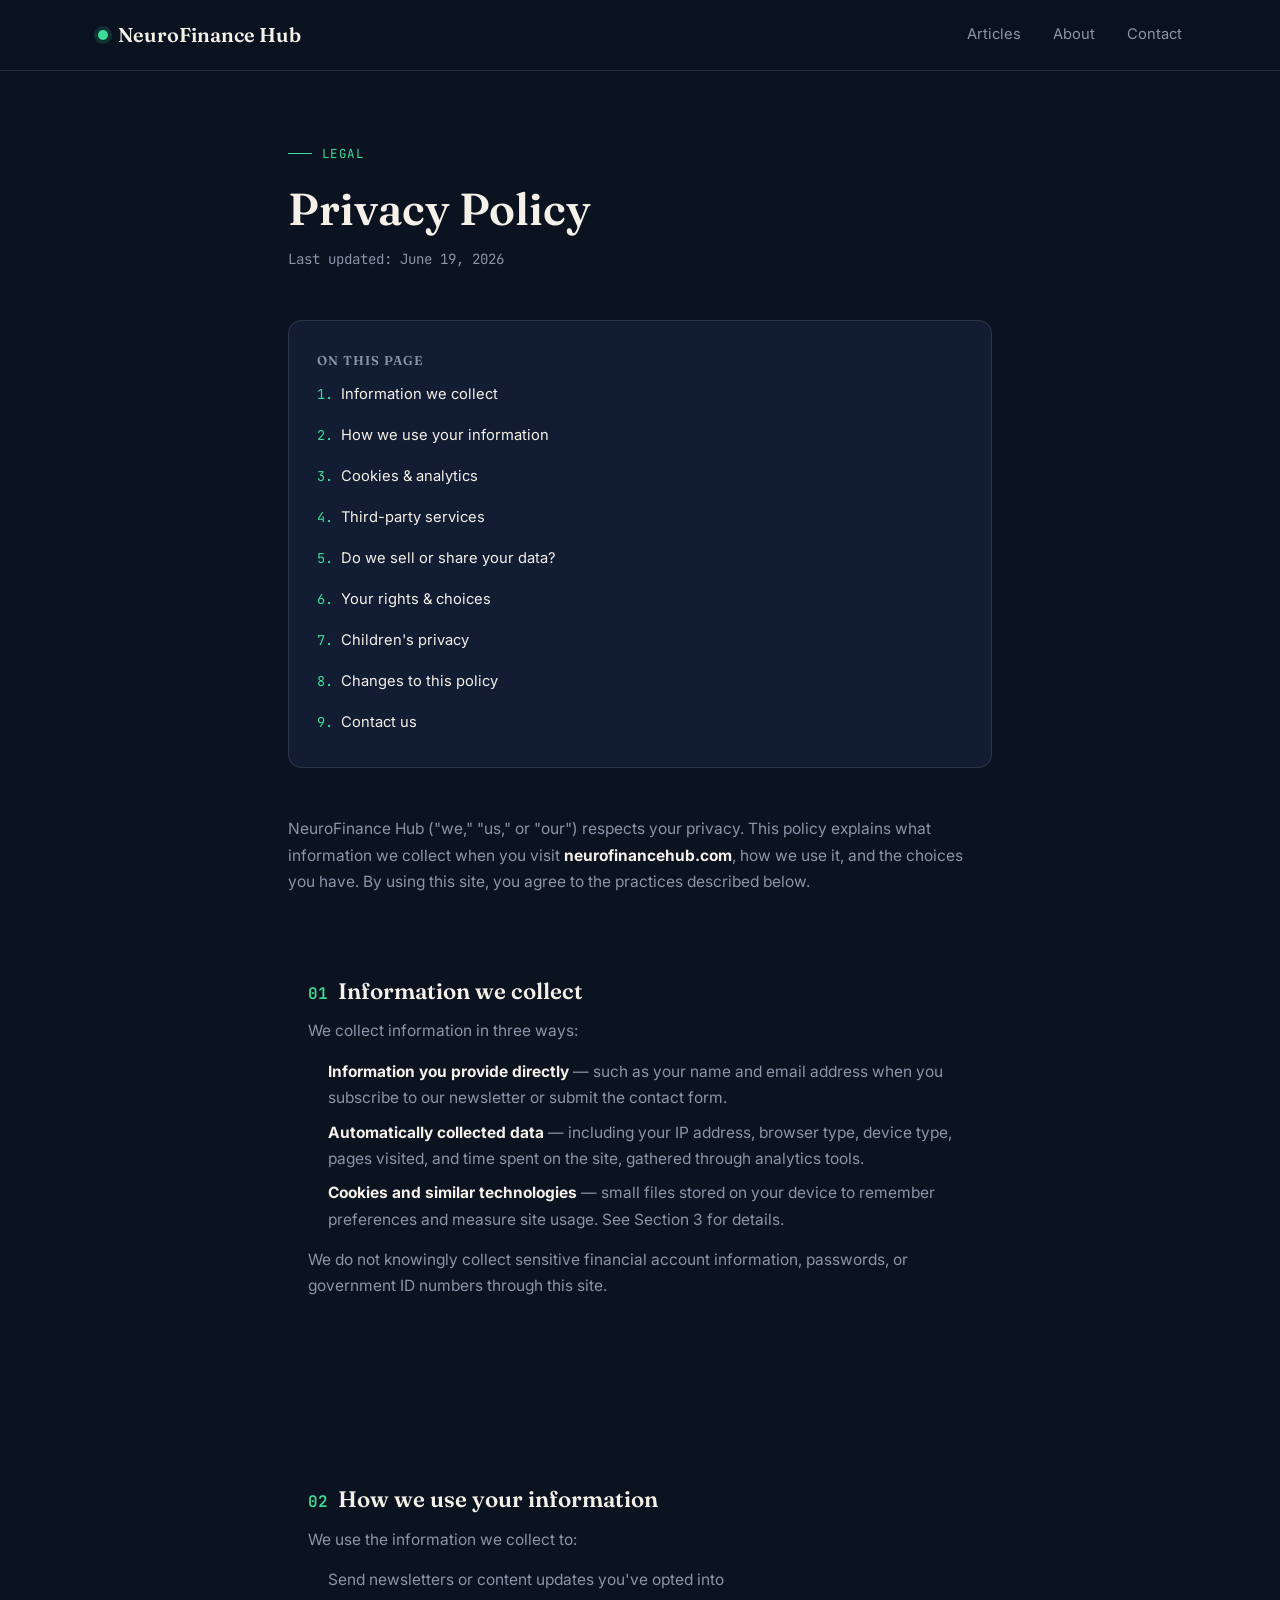
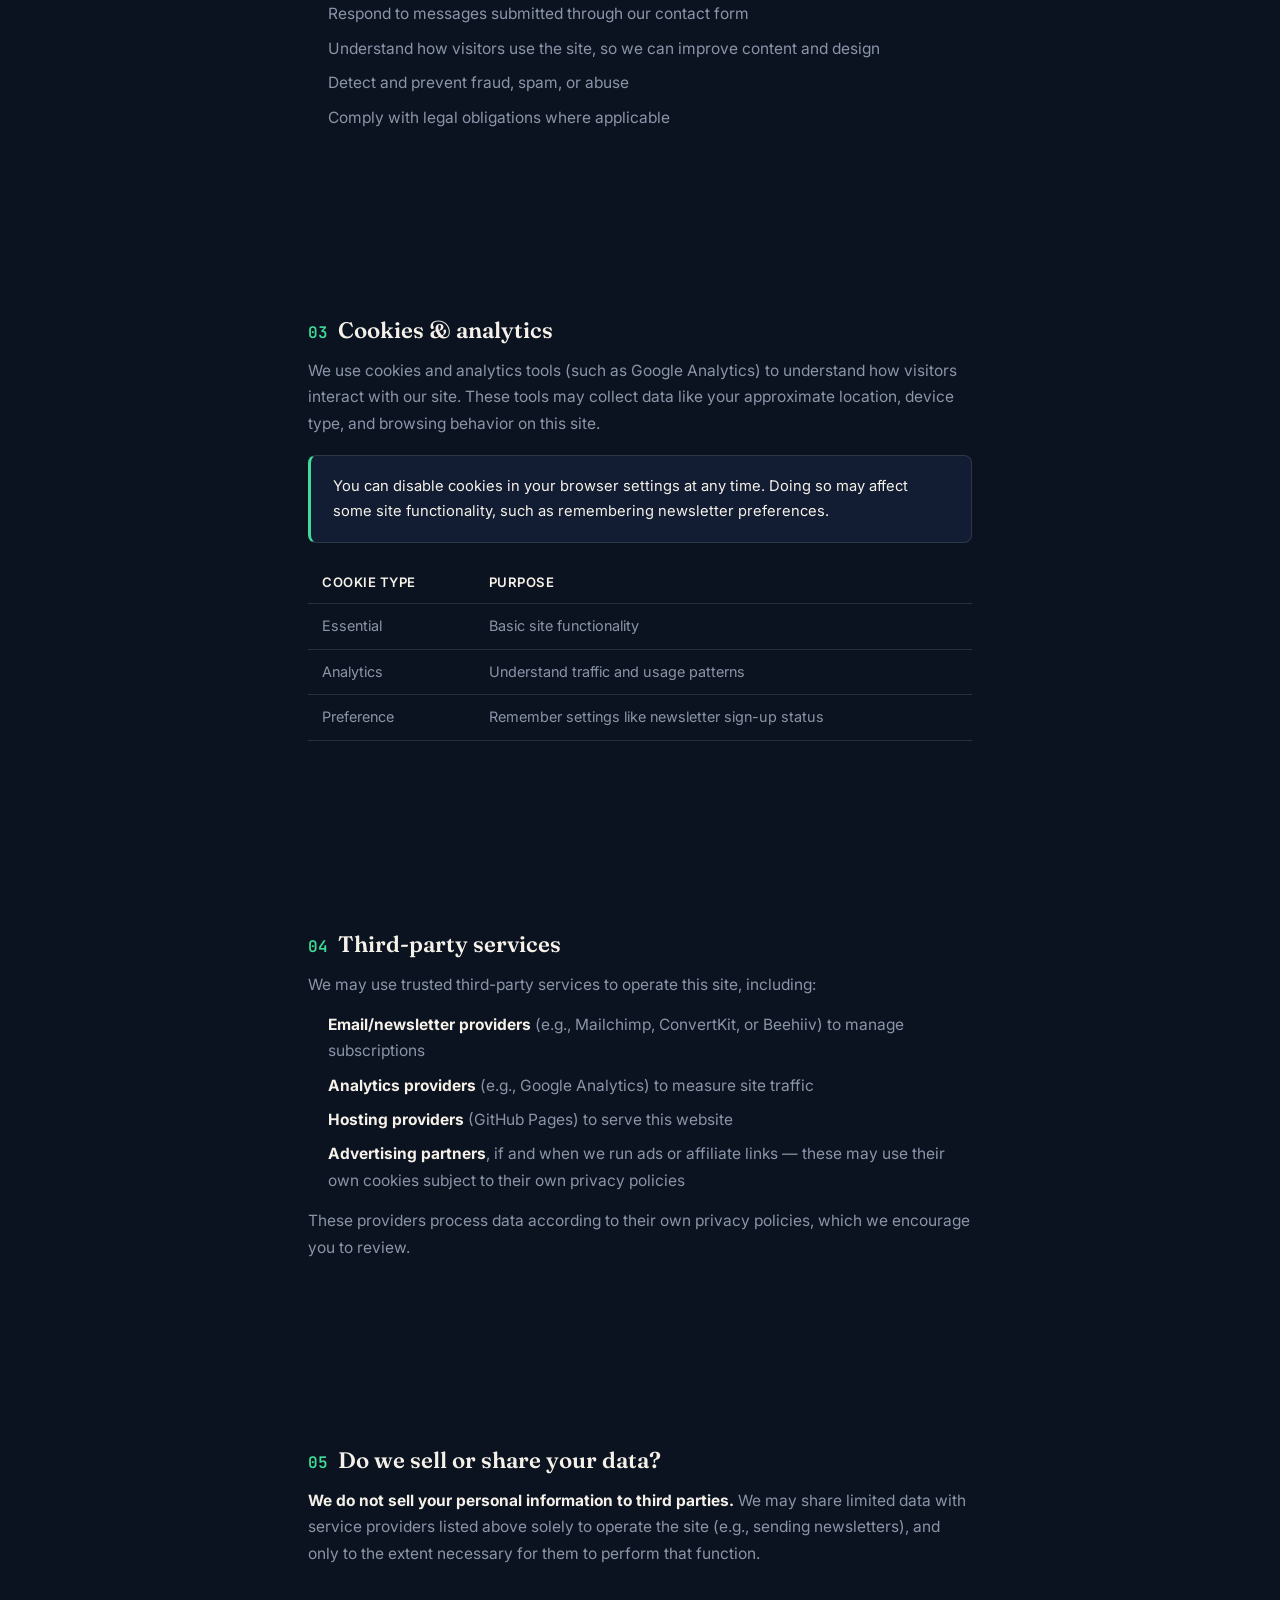
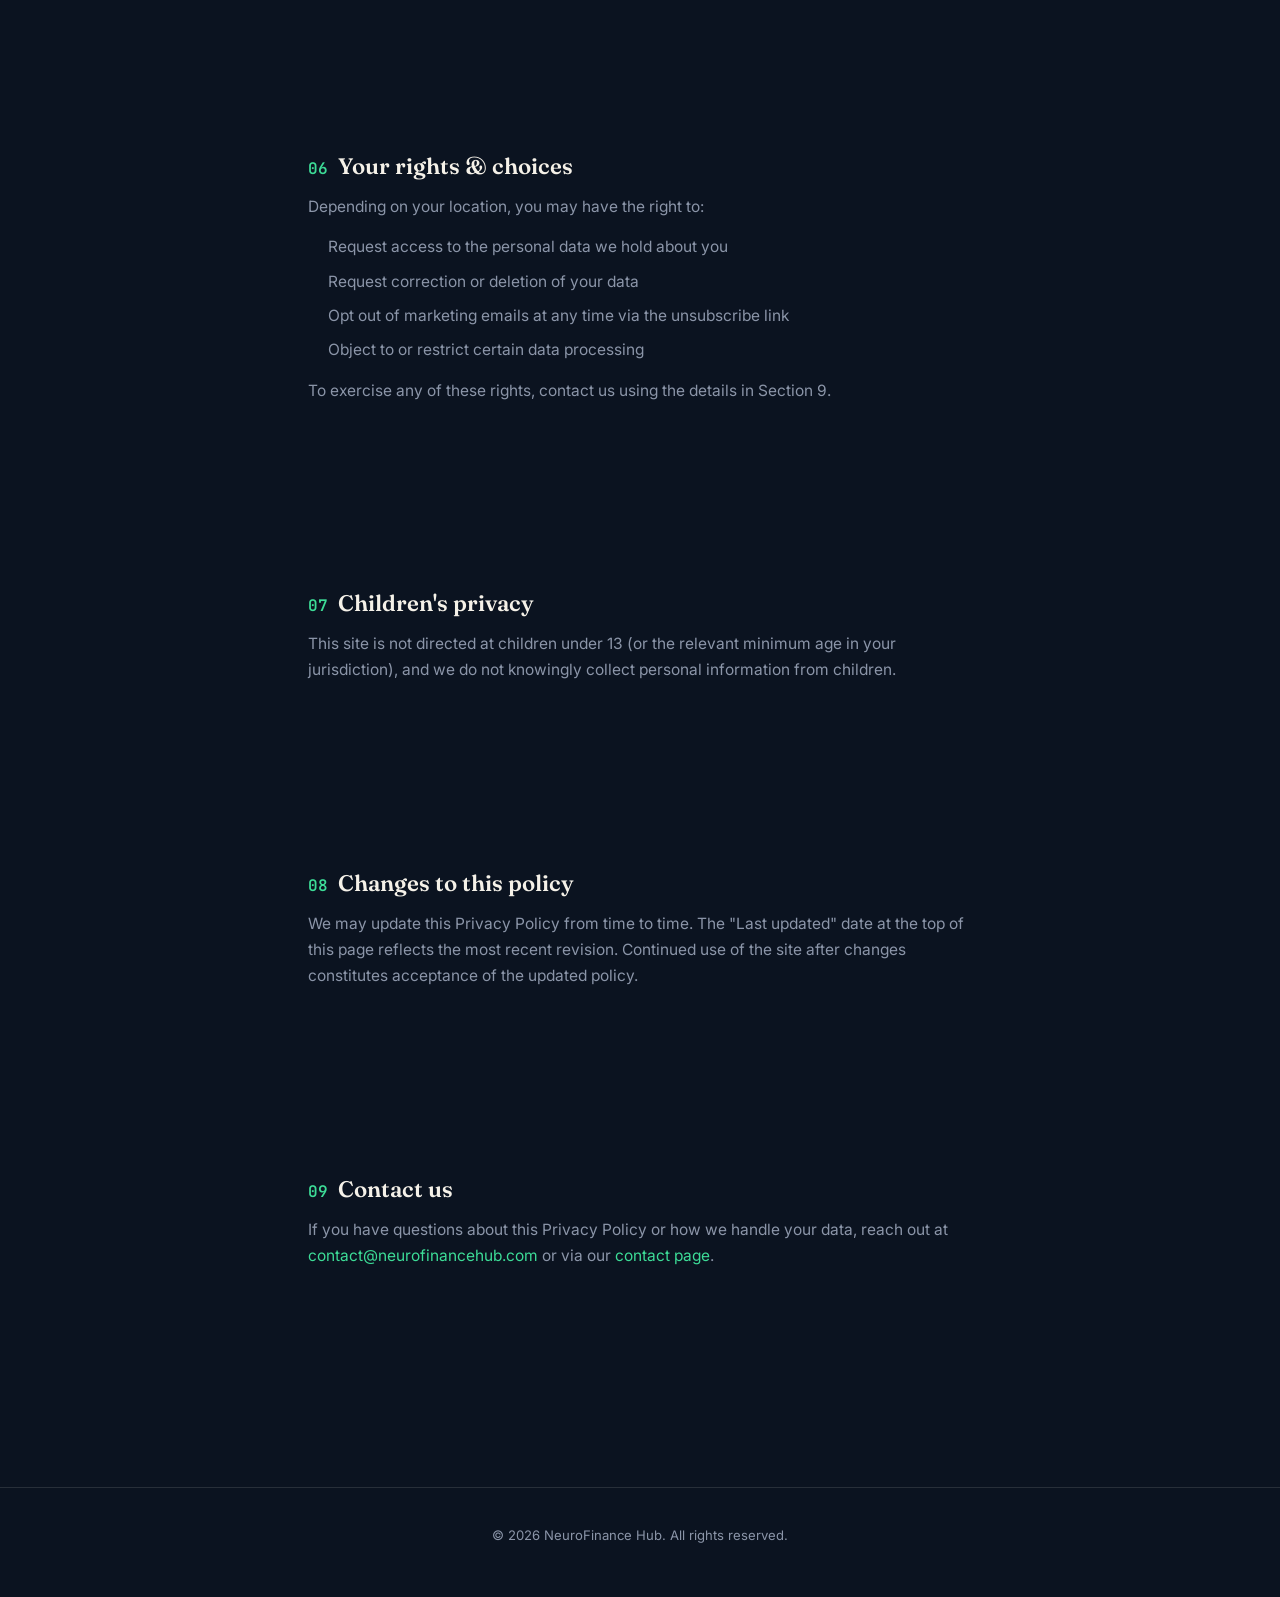
<file: privacy-policy.html>
<!DOCTYPE html>
<html lang="en">
<head>
<meta charset="UTF-8">
<meta name="viewport" content="width=device-width, initial-scale=1.0">
<title>Privacy Policy — NeuroFinance Hub</title>
<meta name="description" content="How NeuroFinance Hub collects, uses, and protects your information.">
<link rel="preconnect" href="https://fonts.googleapis.com">
<link rel="preconnect" href="https://fonts.gstatic.com" crossorigin>
<link href="https://fonts.googleapis.com/css2?family=Fraunces:opsz,wght@9..144,400;9..144,500;9..144,600;9..144,700&family=Inter:wght@400;500;600&family=JetBrains+Mono:wght@400;500&display=swap" rel="stylesheet">
<link rel="stylesheet" href="style.css">
<style>
  :root{
    --ink:#0B1320;
    --ink-soft:#121d33;
    --paper:#F5F1E8;
    --signal:#3DDC97;
    --alert:#FF6B5E;
    --slate:#8B95A8;
    --line: rgba(245,241,232,0.12);
    --font-display:'Fraunces', serif;
    --font-body:'Inter', sans-serif;
    --font-mono:'JetBrains Mono', monospace;
  }

  *{ margin:0; padding:0; box-sizing:border-box; }
  body{
    background:var(--ink); color:var(--paper);
    font-family:var(--font-body); line-height:1.7;
  }
  a{ color:var(--signal); text-decoration:none; }
  a:hover{ text-decoration:underline; }
  .wrap{ max-width:760px; margin:0 auto; padding:0 28px; }

  header{
    position:sticky; top:0; z-index:50;
    background:rgba(11,19,32,0.85);
    backdrop-filter: blur(10px);
    border-bottom:1px solid var(--line);
  }
  nav{
    display:flex; align-items:center; justify-content:space-between;
    padding:18px 28px; max-width:1140px; margin:0 auto;
  }
  .logo{
    font-family:var(--font-display); font-weight:600; font-size:1.25rem;
    display:flex; align-items:center; gap:10px; color:var(--paper); text-decoration:none;
  }
  .logo .dot{
    width:10px; height:10px; border-radius:50%; background:var(--signal);
    box-shadow:0 0 0 4px rgba(61,220,151,0.15);
  }
  .nav-links{ display:flex; gap:32px; font-size:0.92rem; color:var(--slate); }
  .nav-links a{ color:var(--slate); transition:color .2s; }
  .nav-links a:hover{ color:var(--paper); text-decoration:none; }

  main{ padding:72px 0 100px; }

  .eyebrow{
    font-family:var(--font-mono); font-size:0.78rem; color:var(--signal);
    text-transform:uppercase; letter-spacing:0.12em;
    display:flex; align-items:center; gap:10px; margin-bottom:18px;
  }
  .eyebrow::before{ content:''; width:24px; height:1px; background:var(--signal); }

  h1{
    font-family:var(--font-display); font-size:clamp(2rem, 4vw, 2.8rem);
    font-weight:600; margin-bottom:12px;
  }
  .last-updated{ color:var(--slate); font-size:0.88rem; margin-bottom:48px; font-family:var(--font-mono); }

  .toc{
    background:var(--ink-soft); border:1px solid var(--line); border-radius:14px;
    padding:24px 28px; margin-bottom:48px;
  }
  .toc h2{ font-size:0.8rem; text-transform:uppercase; letter-spacing:0.08em; color:var(--slate); margin-bottom:14px; font-weight:600; }
  .toc ol{ list-style:none; counter-reset:toc; display:grid; gap:8px; }
  .toc li{ counter-increment:toc; font-size:0.92rem; }
  .toc li::before{
    content:counter(toc) "."; color:var(--signal); font-family:var(--font-mono);
    margin-right:8px; font-size:0.85rem;
  }
  .toc a{ color:var(--paper); }
  .toc a:hover{ color:var(--signal); }

  section.policy-section{ margin-bottom:44px; }
  h2{
    font-family:var(--font-display); font-size:1.4rem; font-weight:600;
    margin-bottom:14px; padding-top:8px;
    display:flex; align-items:baseline; gap:10px;
  }
  h2 .num{ color:var(--signal); font-family:var(--font-mono); font-size:1rem; }
  p{ color:var(--slate); font-size:0.97rem; margin-bottom:14px; }
  p strong, li strong{ color:var(--paper); }
  ul{ color:var(--slate); font-size:0.97rem; padding-left:20px; margin-bottom:14px; }
  li{ margin-bottom:8px; }

  .highlight-box{
    background:var(--ink-soft); border:1px solid var(--line); border-left:3px solid var(--signal);
    border-radius:8px; padding:18px 22px; margin:18px 0;
    font-size:0.92rem; color:var(--paper);
  }

  table{ width:100%; border-collapse:collapse; margin:18px 0; font-size:0.9rem; }
  th, td{ text-align:left; padding:10px 14px; border-bottom:1px solid var(--line); color:var(--slate); }
  th{ color:var(--paper); font-weight:600; font-size:0.82rem; text-transform:uppercase; letter-spacing:0.04em; }

  .back-top{
    display:inline-flex; align-items:center; gap:6px; font-size:0.85rem;
    color:var(--slate); margin-top:8px;
  }

  footer{ border-top:1px solid var(--line); padding:36px 0; text-align:center; }
  footer p{ color:var(--slate); font-size:0.82rem; }

  @media (max-width: 700px){
    .nav-links{ display:none; }
  }
</style>
</head>
<body>

<header>
  <nav>
    <a href="index.html" class="logo"><span class="dot"></span>NeuroFinance Hub</a>
    <div class="nav-links">
      <a href="index.html#articles">Articles</a>
      <a href="about.html">About</a>
      <a href="contact.html">Contact</a>
    </div>
  </nav>
</header>

<main>
  <div class="wrap">
    <div class="eyebrow">Legal</div>
    <h1>Privacy Policy</h1>
    <p class="last-updated">Last updated: June 19, 2026</p>

    <div class="toc">
      <h2>On this page</h2>
      <ol>
        <li><a href="#information-we-collect">Information we collect</a></li>
        <li><a href="#how-we-use-it">How we use your information</a></li>
        <li><a href="#cookies">Cookies &amp; analytics</a></li>
        <li><a href="#third-parties">Third-party services</a></li>
        <li><a href="#sharing">Do we sell or share your data?</a></li>
        <li><a href="#your-rights">Your rights &amp; choices</a></li>
        <li><a href="#children">Children's privacy</a></li>
        <li><a href="#changes">Changes to this policy</a></li>
        <li><a href="#contact">Contact us</a></li>
      </ol>
    </div>

    <p>NeuroFinance Hub ("we," "us," or "our") respects your privacy. This policy explains what information we collect when you visit <strong>neurofinancehub.com</strong>, how we use it, and the choices you have. By using this site, you agree to the practices described below.</p>

    <section class="policy-section" id="information-we-collect">
      <h2><span class="num">01</span> Information we collect</h2>
      <p>We collect information in three ways:</p>
      <ul>
        <li><strong>Information you provide directly</strong> — such as your name and email address when you subscribe to our newsletter or submit the contact form.</li>
        <li><strong>Automatically collected data</strong> — including your IP address, browser type, device type, pages visited, and time spent on the site, gathered through analytics tools.</li>
        <li><strong>Cookies and similar technologies</strong> — small files stored on your device to remember preferences and measure site usage. See Section 3 for details.</li>
      </ul>
      <p>We do not knowingly collect sensitive financial account information, passwords, or government ID numbers through this site.</p>
    </section>

    <section class="policy-section" id="how-we-use-it">
      <h2><span class="num">02</span> How we use your information</h2>
      <p>We use the information we collect to:</p>
      <ul>
        <li>Send newsletters or content updates you've opted into</li>
        <li>Respond to messages submitted through our contact form</li>
        <li>Understand how visitors use the site, so we can improve content and design</li>
        <li>Detect and prevent fraud, spam, or abuse</li>
        <li>Comply with legal obligations where applicable</li>
      </ul>
    </section>

    <section class="policy-section" id="cookies">
      <h2><span class="num">03</span> Cookies &amp; analytics</h2>
      <p>We use cookies and analytics tools (such as Google Analytics) to understand how visitors interact with our site. These tools may collect data like your approximate location, device type, and browsing behavior on this site.</p>
      <div class="highlight-box">
        You can disable cookies in your browser settings at any time. Doing so may affect some site functionality, such as remembering newsletter preferences.
      </div>
      <table>
        <tr><th>Cookie type</th><th>Purpose</th></tr>
        <tr><td>Essential</td><td>Basic site functionality</td></tr>
        <tr><td>Analytics</td><td>Understand traffic and usage patterns</td></tr>
        <tr><td>Preference</td><td>Remember settings like newsletter sign-up status</td></tr>
      </table>
    </section>

    <section class="policy-section" id="third-parties">
      <h2><span class="num">04</span> Third-party services</h2>
      <p>We may use trusted third-party services to operate this site, including:</p>
      <ul>
        <li><strong>Email/newsletter providers</strong> (e.g., Mailchimp, ConvertKit, or Beehiiv) to manage subscriptions</li>
        <li><strong>Analytics providers</strong> (e.g., Google Analytics) to measure site traffic</li>
        <li><strong>Hosting providers</strong> (GitHub Pages) to serve this website</li>
        <li><strong>Advertising partners</strong>, if and when we run ads or affiliate links — these may use their own cookies subject to their own privacy policies</li>
      </ul>
      <p>These providers process data according to their own privacy policies, which we encourage you to review.</p>
    </section>

    <section class="policy-section" id="sharing">
      <h2><span class="num">05</span> Do we sell or share your data?</h2>
      <p><strong>We do not sell your personal information to third parties.</strong> We may share limited data with service providers listed above solely to operate the site (e.g., sending newsletters), and only to the extent necessary for them to perform that function.</p>
    </section>

    <section class="policy-section" id="your-rights">
      <h2><span class="num">06</span> Your rights &amp; choices</h2>
      <p>Depending on your location, you may have the right to:</p>
      <ul>
        <li>Request access to the personal data we hold about you</li>
        <li>Request correction or deletion of your data</li>
        <li>Opt out of marketing emails at any time via the unsubscribe link</li>
        <li>Object to or restrict certain data processing</li>
      </ul>
      <p>To exercise any of these rights, contact us using the details in Section 9.</p>
    </section>

    <section class="policy-section" id="children">
      <h2><span class="num">07</span> Children's privacy</h2>
      <p>This site is not directed at children under 13 (or the relevant minimum age in your jurisdiction), and we do not knowingly collect personal information from children.</p>
    </section>

    <section class="policy-section" id="changes">
      <h2><span class="num">08</span> Changes to this policy</h2>
      <p>We may update this Privacy Policy from time to time. The "Last updated" date at the top of this page reflects the most recent revision. Continued use of the site after changes constitutes acceptance of the updated policy.</p>
    </section>

    <section class="policy-section" id="contact">
      <h2><span class="num">09</span> Contact us</h2>
      <p>If you have questions about this Privacy Policy or how we handle your data, reach out at <a href="mailto:contact@neurofinancehub.com">contact@neurofinancehub.com</a> or via our <a href="contact.html">contact page</a>.</p>
    </section>

  </div>
</main>

<footer>
  <div class="wrap">
    <p>© 2026 NeuroFinance Hub. All rights reserved.</p>
  </div>
</footer>

</body>
</html>
</file>
<file: style.css>
/* ===========================================================
   NeuroFinance Hub — Global Stylesheet
   Design system: dark navy + signal green "neuro" theme
   =========================================================== */

@import url('https://fonts.googleapis.com/css2?family=Fraunces:opsz,wght@9..144,400;9..144,500;9..144,600;9..144,700&family=Inter:wght@400;500;600&family=JetBrains+Mono:wght@400;500&display=swap');

:root{
  /* Color tokens */
  --ink:#0B1320;          /* page background */
  --ink-soft:#121d33;     /* card / panel background */
  --paper:#F5F1E8;        /* primary text on dark */
  --signal:#3DDC97;       /* accent: growth, links, CTAs */
  --alert:#FF6B5E;        /* accent: warnings, bias markers */
  --slate:#8B95A8;        /* secondary / muted text */
  --line: rgba(245,241,232,0.12); /* hairline borders */

  /* Type tokens */
  --font-display:'Fraunces', serif;
  --font-body:'Inter', sans-serif;
  --font-mono:'JetBrains Mono', monospace;
}

/* ---------- Reset ---------- */
*{
  margin:0;
  padding:0;
  box-sizing:border-box;
}

html{
  scroll-behavior:smooth;
}

body{
  font-family:var(--font-body);
  background:var(--ink);
  color:var(--paper);
  line-height:1.6;
  -webkit-font-smoothing:antialiased;
}

a{
  color:inherit;
  text-decoration:none;
}

img{ max-width:100%; display:block; }

ul{ list-style:none; }

:focus-visible{
  outline:2px solid var(--signal);
  outline-offset:2px;
}

.wrap{
  max-width:1140px;
  margin:0 auto;
  padding:0 28px;
}

/* ---------- Navigation ---------- */
header{
  position:sticky;
  top:0;
  z-index:50;
  background:rgba(11,19,32,0.85);
  backdrop-filter: blur(10px);
  border-bottom:1px solid var(--line);
}

nav{
  display:flex;
  align-items:center;
  justify-content:space-between;
  padding:18px 28px;
  max-width:1140px;
  margin:0 auto;
}

.logo{
  font-family:var(--font-display);
  font-weight:600;
  font-size:1.25rem;
  display:flex;
  align-items:center;
  gap:10px;
  color:var(--paper);
}

.logo .dot{
  width:10px;
  height:10px;
  border-radius:50%;
  background:var(--signal);
  box-shadow:0 0 0 4px rgba(61,220,151,0.15);
}

nav ul{
  display:flex;
  gap:32px;
  font-size:0.92rem;
}

nav ul li a{
  color:var(--slate);
  font-weight:500;
  transition:color .2s;
}

nav ul li a:hover,
nav ul li a:focus-visible{
  color:var(--paper);
}

.nav-cta{
  background:var(--signal);
  color:var(--ink);
  padding:9px 18px;
  border-radius:999px;
  font-weight:600;
  font-size:0.88rem;
  transition:transform .2s, box-shadow .2s;
  display:inline-block;
}

.nav-cta:hover{
  transform:translateY(-1px);
  box-shadow:0 6px 18px rgba(61,220,151,0.3);
}

/* ---------- Page header / hero band ---------- */
header.page-hero{
  position:static;
  text-align:center;
  padding:90px 20px;
  background:linear-gradient(180deg, var(--ink-soft), var(--ink));
  border-bottom:1px solid var(--line);
}

header.page-hero h1{
  font-family:var(--font-display);
  font-size:clamp(2.2rem, 4.5vw, 3.2rem);
  font-weight:600;
  margin-bottom:14px;
}

header.page-hero p{
  color:var(--slate);
  font-size:1.05rem;
  max-width:520px;
  margin:0 auto;
}

/* ---------- Eyebrow label (used above headings) ---------- */
.eyebrow{
  font-family:var(--font-mono);
  font-size:0.78rem;
  color:var(--signal);
  text-transform:uppercase;
  letter-spacing:0.12em;
  display:inline-flex;
  align-items:center;
  gap:10px;
  margin-bottom:18px;
}

.eyebrow::before{
  content:'';
  width:24px;
  height:1px;
  background:var(--signal);
}

/* ---------- Sections & typography ---------- */
section{
  max-width:1000px;
  margin:auto;
  padding:60px 20px;
}

h1, h2, h3{
  font-family:var(--font-display);
  font-weight:600;
  line-height:1.2;
}

h2{ font-size:2rem; margin-bottom:16px; }
h3{ font-size:1.3rem; margin-bottom:10px; }

p{
  color:var(--slate);
  margin-bottom:14px;
}

p strong{ color:var(--paper); }

/* ---------- Cards & articles ---------- */
article,
.card{
  background:var(--ink-soft);
  border:1px solid var(--line);
  padding:28px;
  margin:20px 0;
  border-radius:14px;
  box-shadow:0 8px 24px rgba(0,0,0,0.25);
  transition:transform .25s, border-color .25s;
}

article:hover,
.card:hover{
  transform:translateY(-3px);
  border-color:rgba(61,220,151,0.4);
}

.card-tag{
  font-family:var(--font-mono);
  font-size:0.72rem;
  color:var(--signal);
  text-transform:uppercase;
  letter-spacing:0.08em;
  margin-bottom:14px;
  display:block;
}

/* Optional glass variant — opt-in via class, not the default card look */
.card.card-glass{
  background:rgba(245,241,232,0.06);
  backdrop-filter: blur(20px);
  border:1px solid rgba(245,241,232,0.12);
  box-shadow:0 8px 32px rgba(0,0,0,0.3);
}

/* ---------- Buttons ---------- */
.btn-primary{
  background:var(--paper);
  color:var(--ink);
  padding:14px 26px;
  border-radius:8px;
  font-weight:600;
  font-size:0.95rem;
  display:inline-block;
  border:none;
  cursor:pointer;
  transition:transform .2s, box-shadow .2s;
}

.btn-primary:hover{
  transform:translateY(-2px);
  box-shadow:0 10px 24px rgba(245,241,232,0.15);
}

.btn-ghost{
  border:1px solid var(--line);
  color:var(--paper);
  padding:14px 26px;
  border-radius:8px;
  font-weight:600;
  font-size:0.95rem;
  display:inline-block;
  background:none;
  cursor:pointer;
  transition:border-color .2s, background .2s;
}

.btn-ghost:hover{
  border-color:var(--signal);
  background:rgba(61,220,151,0.06);
}

/* ---------- Forms ---------- */
input, select, textarea{
  width:100%;
  background:var(--ink);
  border:1px solid var(--line);
  border-radius:8px;
  padding:13px 14px;
  color:var(--paper);
  font-family:var(--font-body);
  font-size:0.95rem;
}

input::placeholder, textarea::placeholder{
  color:var(--slate);
}

textarea{ resize:vertical; min-height:120px; }

/* ---------- Footer ---------- */
footer{
  background:var(--ink);
  border-top:1px solid var(--line);
  color:var(--slate);
  text-align:center;
  padding:36px 20px;
}

footer a{ color:var(--paper); }
footer a:hover{ color:var(--signal); }

/* ---------- Responsive ---------- */
@media (max-width: 860px){
  nav ul{ display:none; }
  header.page-hero{ padding:64px 20px; }
  section{ padding:40px 20px; }
}

@media (prefers-reduced-motion: reduce){
  *{ animation:none !important; transition:none !important; }
  html{ scroll-behavior:auto; }
}
</file>
